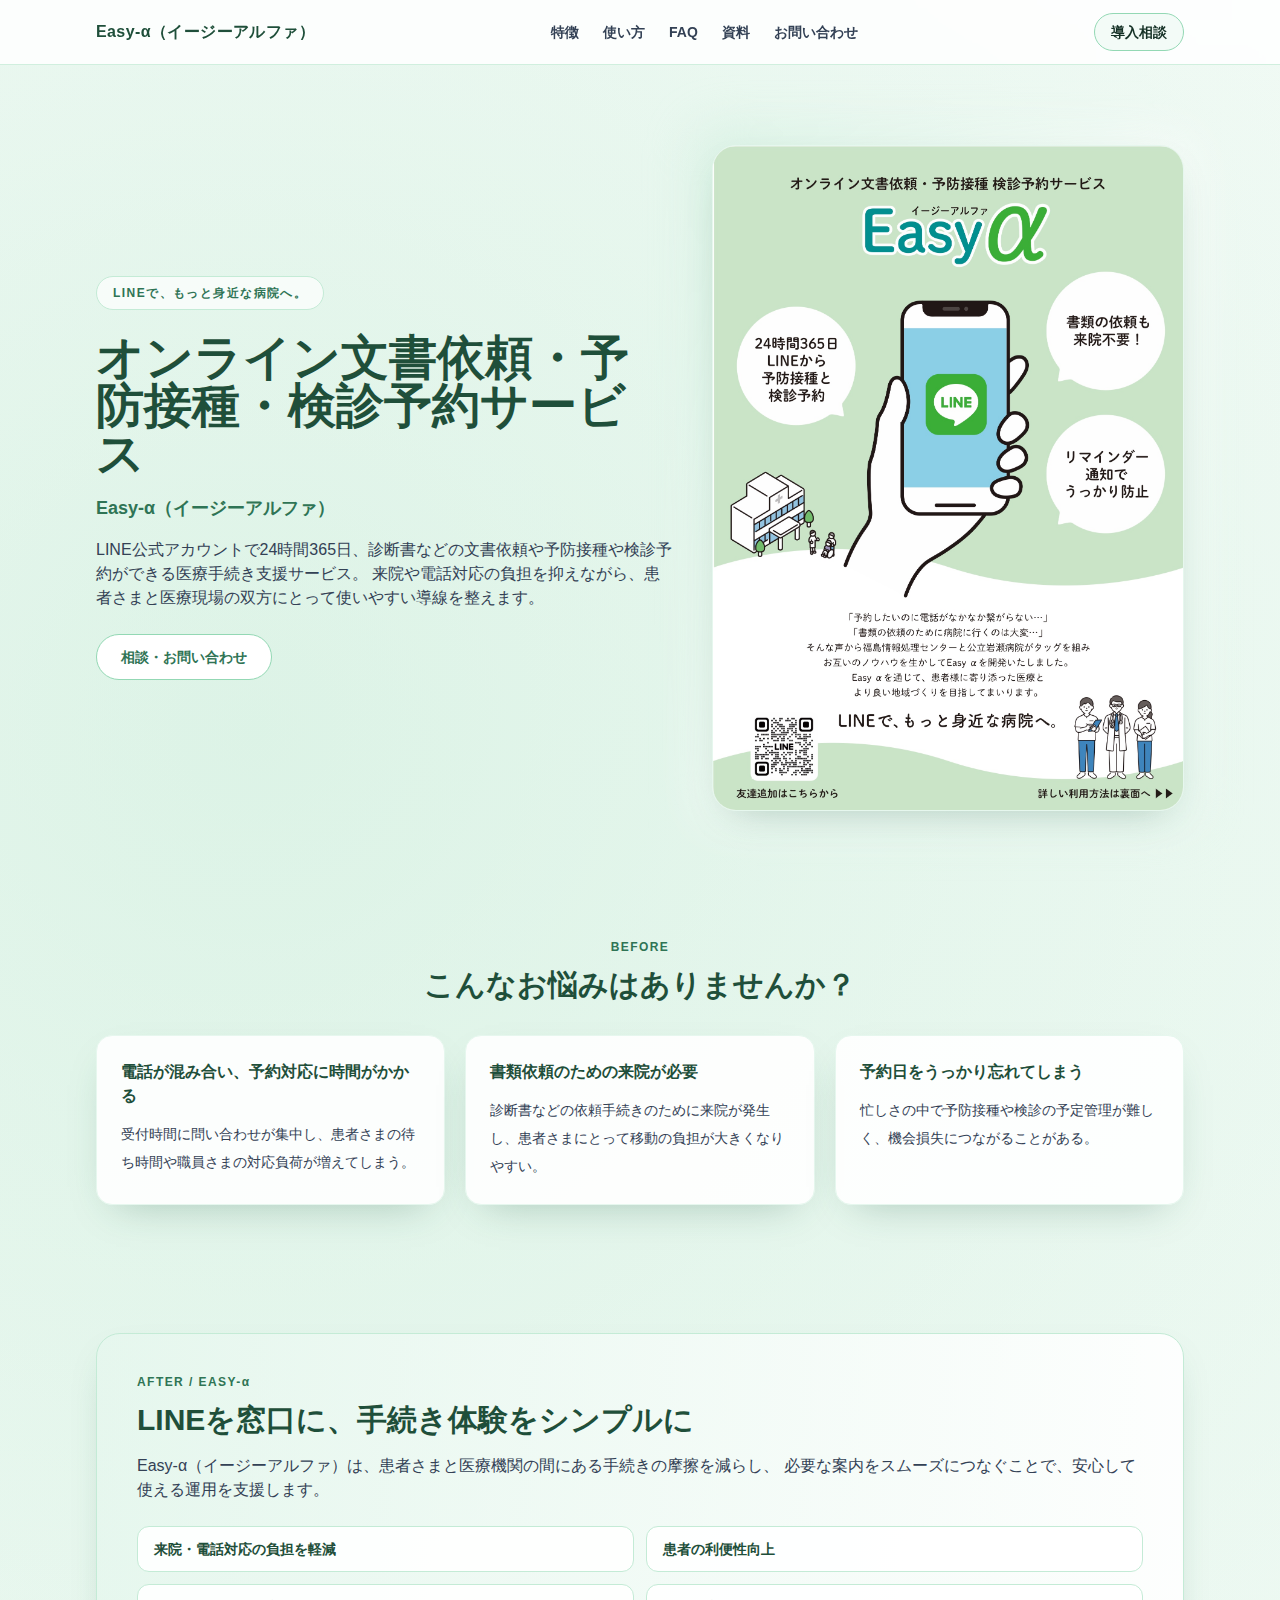
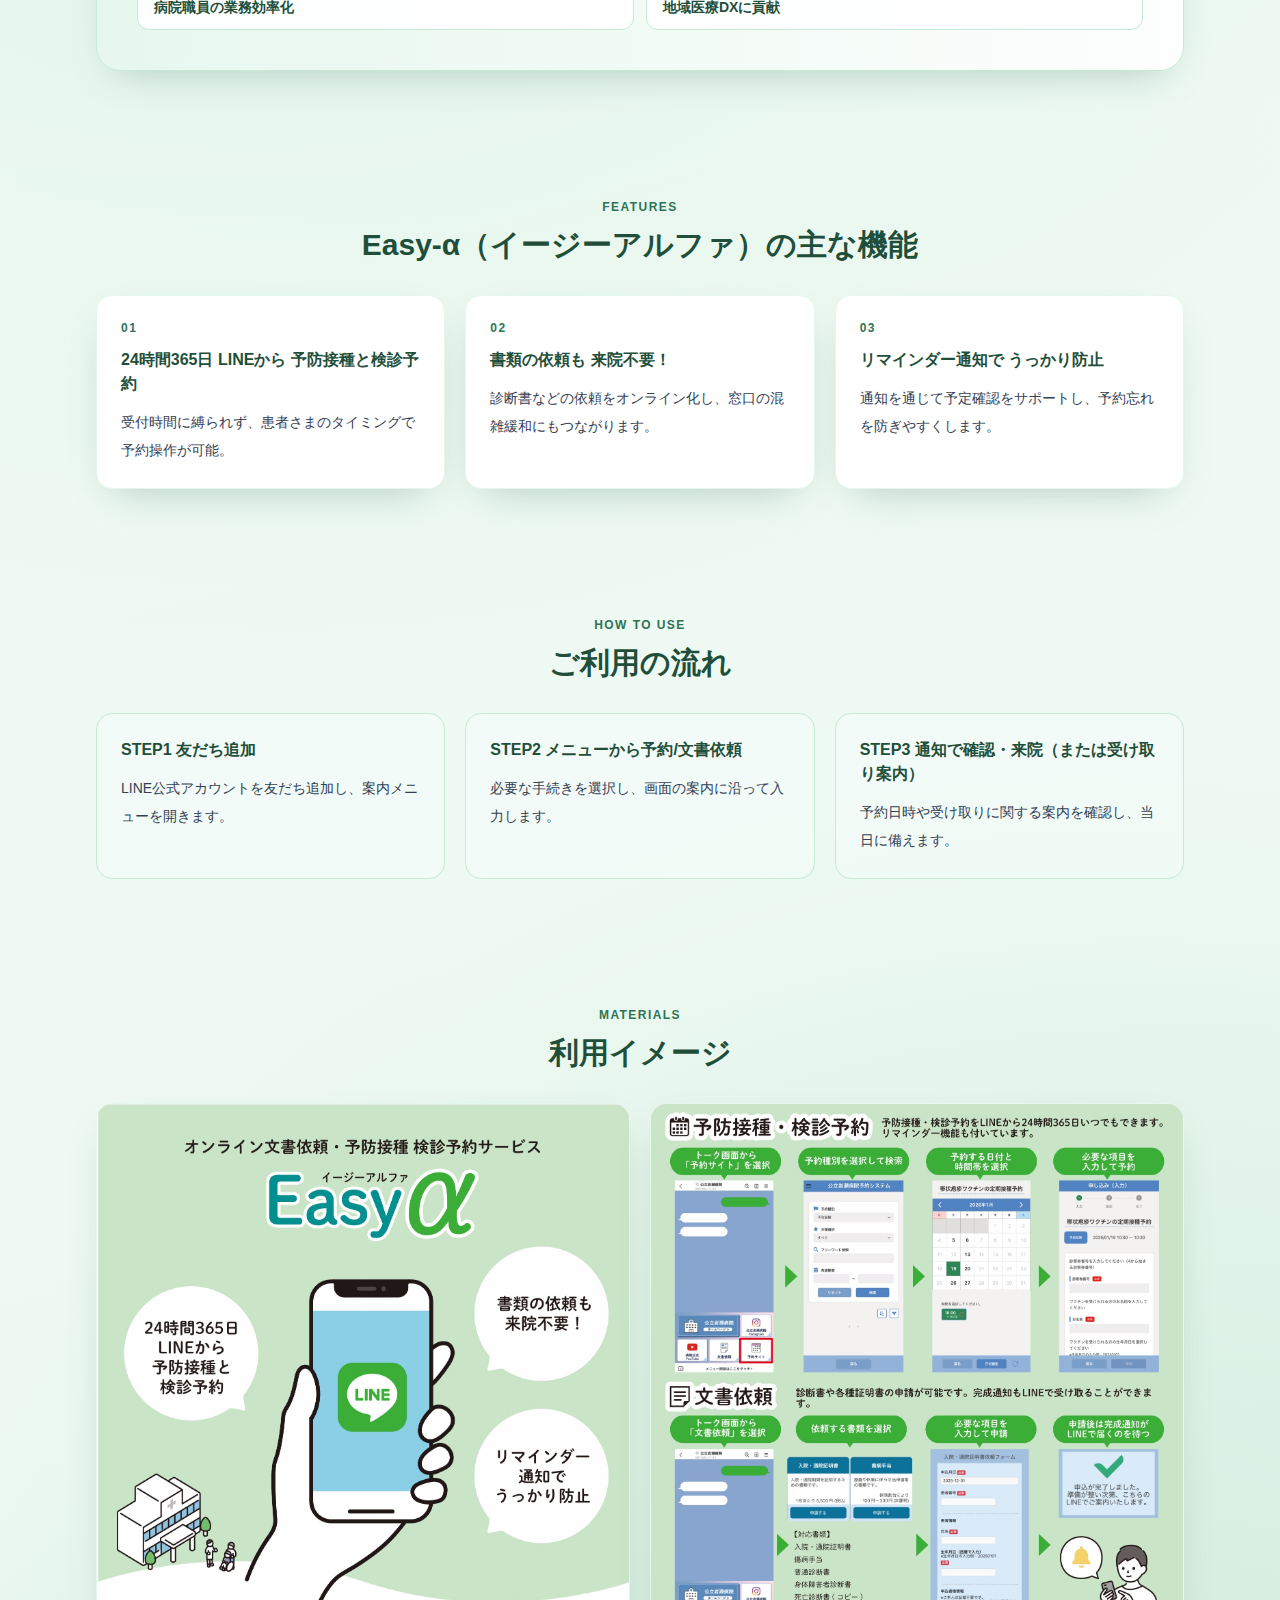
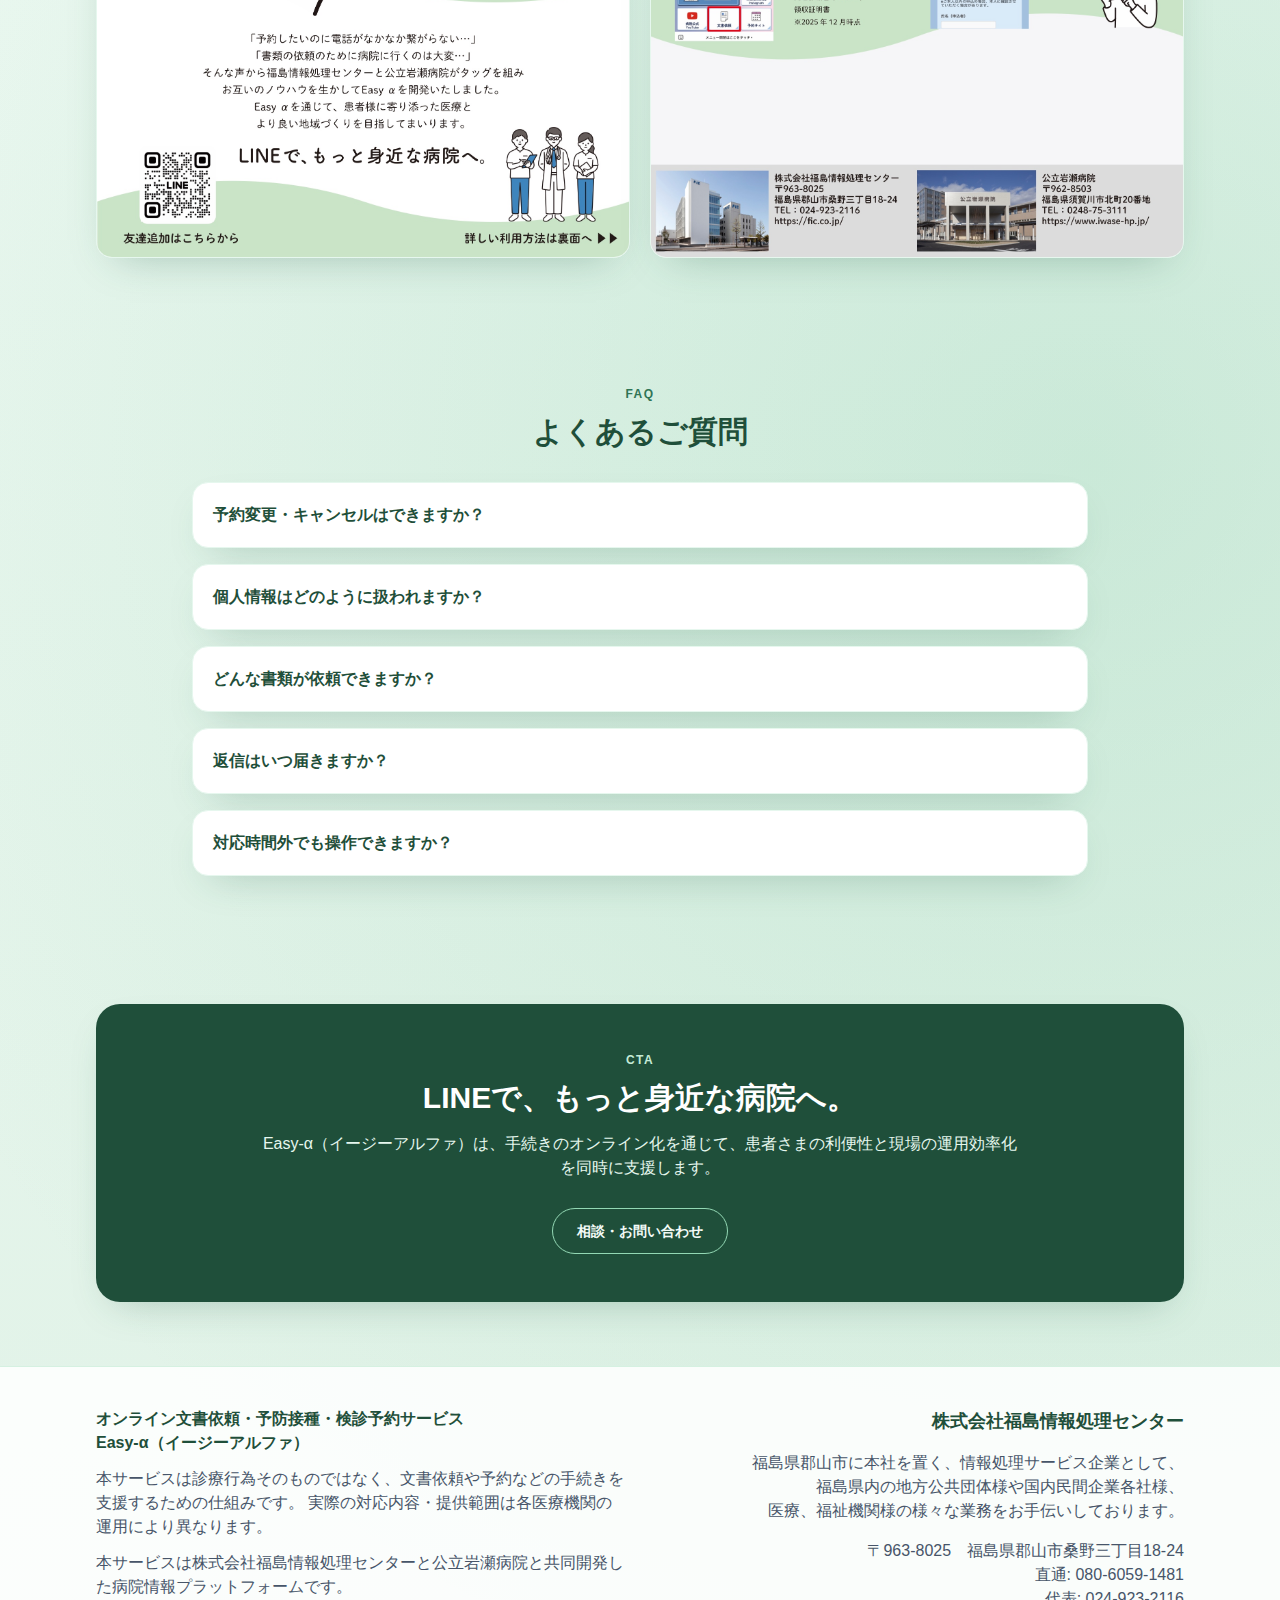
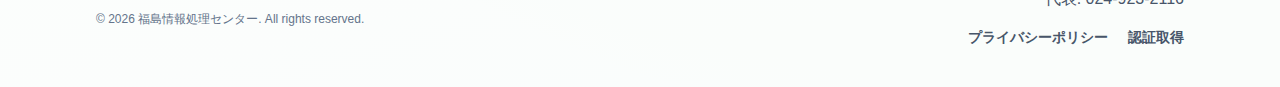
<file: index.html>
<!DOCTYPE html><!--hj31Hs2Hq1yzUVu9XBABa--><html lang="ja"><head><meta charSet="utf-8"/><meta name="viewport" content="width=device-width, initial-scale=1"/><link rel="preload" as="image" href="/flyer.jpg"/><link rel="stylesheet" href="/_next/static/css/d27a22096a7d4c83.css" data-precedence="next"/><link rel="preload" as="script" fetchPriority="low" href="/_next/static/chunks/webpack-4a462cecab786e93.js"/><script src="/_next/static/chunks/4bd1b696-c023c6e3521b1417.js" async=""></script><script src="/_next/static/chunks/255-102f2e5b2e3dc2ef.js" async=""></script><script src="/_next/static/chunks/main-app-e1a2ae46406c292d.js" async=""></script><script src="/_next/static/chunks/app/layout-190f11aa30aa9e34.js" async=""></script><script src="/_next/static/chunks/356-5bb8329e4b546f1f.js" async=""></script><script src="/_next/static/chunks/app/page-e7ead8d668d94621.js" async=""></script><link rel="preload" href="https://www.googletagmanager.com/gtag/js?id=G-F8DJ30800E" as="script"/><title>Easy-α（イージーアルファ） | オンライン文書依頼・予防接種・検診予約サービス</title><meta name="description" content="LINE公式アカウントで24時間365日、文書依頼や予防接種・検診予約ができる医療手続き支援サービス。患者の利便性と病院業務効率を両立し、地域医療DXに貢献します。"/><meta property="og:title" content="Easy-α（イージーアルファ） | オンライン文書依頼・予防接種・検診予約サービス"/><meta property="og:description" content="LINE公式アカウントで24時間365日、文書依頼や予防接種・検診予約ができる医療手続き支援サービス。患者の利便性と病院業務効率を両立し、地域医療DXに貢献します。"/><meta property="og:site_name" content="Easy-α（イージーアルファ）"/><meta property="og:locale" content="ja_JP"/><meta property="og:image" content="https://easy-a.ficlab.jp/ogp.jpg"/><meta property="og:image:width" content="1200"/><meta property="og:image:height" content="630"/><meta property="og:image:alt" content="Easy-α（イージーアルファ） オンライン文書依頼・予防接種・検診予約サービス"/><meta property="og:type" content="website"/><meta name="twitter:card" content="summary_large_image"/><meta name="twitter:title" content="Easy-α（イージーアルファ） | オンライン文書依頼・予防接種・検診予約サービス"/><meta name="twitter:description" content="LINE公式アカウントで24時間365日、文書依頼や予防接種・検診予約ができる医療手続き支援サービス。患者の利便性と病院業務効率を両立し、地域医療DXに貢献します。"/><meta name="twitter:image" content="https://easy-a.ficlab.jp/ogp.jpg"/><link rel="icon" href="/favicon.png" type="image/png"/><script src="/_next/static/chunks/polyfills-42372ed130431b0a.js" noModule=""></script></head><body class="antialiased"><div hidden=""><!--$--><!--/$--></div><header class="sticky top-0 z-50 border-b border-mint-200/80 bg-white/85 backdrop-blur"><div class="section-container flex h-16 items-center justify-between"><a href="#hero" class="text-sm font-black tracking-wide text-mint-900 sm:text-base">Easy-α（イージーアルファ）</a><nav aria-label="セクションナビゲーション" class="hidden items-center gap-6 md:flex"><a href="#features" class="text-sm font-bold text-slate-700 transition hover:text-mint-700">特徴</a><a href="#steps" class="text-sm font-bold text-slate-700 transition hover:text-mint-700">使い方</a><a href="#faq" class="text-sm font-bold text-slate-700 transition hover:text-mint-700">FAQ</a><a href="#gallery" class="text-sm font-bold text-slate-700 transition hover:text-mint-700">資料</a><a href="#cta" class="text-sm font-bold text-slate-700 transition hover:text-mint-700">お問い合わせ</a></nav><a href="#cta" class="rounded-full border border-mint-300 bg-mint-50 px-4 py-2 text-xs font-bold text-mint-800 transition hover:bg-mint-100 sm:text-sm">導入相談</a></div></header><main><section id="hero" class="section-container scroll-mt-24 pt-14 pb-12 sm:pt-20 sm:pb-16"><div class="grid items-center gap-10 lg:grid-cols-[1.1fr_0.9fr]"><div class="space-y-6"><p class="inline-flex rounded-full border border-mint-200 bg-white/70 px-4 py-2 text-xs font-bold tracking-[0.12em] text-mint-700">LINEで、もっと身近な病院へ。</p><div class="space-y-4"><h1 class="text-3xl font-black leading-tight text-mint-900 sm:text-5xl">オンライン文書依頼・予防接種・検診予約サービス</h1><p class="text-lg font-bold text-mint-700">Easy-α（イージーアルファ）</p><p class="max-w-2xl text-sm leading-7 text-slate-700 sm:text-base">LINE公式アカウントで24時間365日、診断書などの文書依頼や予防接種や検診予約ができる医療手続き支援サービス。 来院や電話対応の負担を抑えながら、患者さまと医療現場の双方にとって使いやすい導線を整えます。</p></div><div class="flex flex-wrap gap-3"><a href="https://govnext.ficlab.jp/inquiry/" class="inline-flex items-center justify-center rounded-full border border-mint-300 bg-white px-6 py-3 text-sm font-bold text-mint-700 transition hover:bg-mint-50">相談・お問い合わせ</a></div></div><div class="relative"><div class="absolute -inset-4 -z-10 rounded-3xl bg-gradient-to-br from-mint-200/50 via-white/40 to-mint-100/40 blur-xl"></div><div class="overflow-hidden rounded-3xl border border-mint-100 bg-white shadow-card"><img alt="Easy-α（イージーアルファ）のサービス紹介チラシ" width="840" height="1120" decoding="async" data-nimg="1" class="h-auto w-full" style="color:transparent" src="/flyer.jpg"/></div></div></div></section><section id="problem" class="section-container scroll-mt-24 py-12 sm:py-16"><div class="mb-8 space-y-3 text-center"><p class="text-xs font-bold tracking-[0.12em] text-mint-700">BEFORE</p><h2 class="text-2xl font-black text-mint-900 sm:text-3xl">こんなお悩みはありませんか？</h2></div><div class="grid gap-5 md:grid-cols-3"><article class="rounded-2xl border border-mint-100 bg-white/90 p-6 shadow-card"><h3 class="text-base font-bold text-mint-900">電話が混み合い、予約対応に時間がかかる</h3><p class="mt-3 text-sm leading-7 text-slate-700">受付時間に問い合わせが集中し、患者さまの待ち時間や職員さまの対応負荷が増えてしまう。</p></article><article class="rounded-2xl border border-mint-100 bg-white/90 p-6 shadow-card"><h3 class="text-base font-bold text-mint-900">書類依頼のための来院が必要</h3><p class="mt-3 text-sm leading-7 text-slate-700">診断書などの依頼手続きのために来院が発生し、患者さまにとって移動の負担が大きくなりやすい。</p></article><article class="rounded-2xl border border-mint-100 bg-white/90 p-6 shadow-card"><h3 class="text-base font-bold text-mint-900">予約日をうっかり忘れてしまう</h3><p class="mt-3 text-sm leading-7 text-slate-700">忙しさの中で予防接種や検診の予定管理が難しく、機会損失につながることがある。</p></article></div></section><section class="section-container py-12 sm:py-16"><div class="rounded-3xl border border-mint-200 bg-gradient-to-r from-mint-100/80 to-white/90 p-8 shadow-card sm:p-10"><p class="text-xs font-bold tracking-[0.12em] text-mint-700">AFTER / EASY-α</p><h2 class="mt-3 text-2xl font-black text-mint-900 sm:text-3xl">LINEを窓口に、手続き体験をシンプルに</h2><p class="mt-4 text-sm leading-7 text-slate-700 sm:text-base">Easy-α（イージーアルファ）は、患者さまと医療機関の間にある手続きの摩擦を減らし、 必要な案内をスムーズにつなぐことで、安心して使える運用を支援します。</p><ul class="mt-6 grid gap-3 text-sm font-bold text-mint-900 sm:grid-cols-2"><li class="rounded-xl border border-mint-200 bg-white/90 px-4 py-3">来院・電話対応の負担を軽減</li><li class="rounded-xl border border-mint-200 bg-white/90 px-4 py-3">患者の利便性向上</li><li class="rounded-xl border border-mint-200 bg-white/90 px-4 py-3">病院職員の業務効率化</li><li class="rounded-xl border border-mint-200 bg-white/90 px-4 py-3">地域医療DXに貢献</li></ul></div></section><section id="features" class="section-container scroll-mt-24 py-12 sm:py-16"><div class="mb-8 text-center"><p class="text-xs font-bold tracking-[0.12em] text-mint-700">FEATURES</p><h2 class="mt-3 text-2xl font-black text-mint-900 sm:text-3xl">Easy-α（イージーアルファ）の主な機能</h2></div><div class="grid gap-5 md:grid-cols-3"><article class="rounded-2xl border border-mint-100 bg-white p-6 shadow-card transition hover:-translate-y-1"><p class="text-xs font-bold tracking-[0.12em] text-mint-700">0<!-- -->1</p><h3 class="mt-3 text-base font-bold text-mint-900">24時間365日 LINEから 予防接種と検診予約</h3><p class="mt-3 text-sm leading-7 text-slate-700">受付時間に縛られず、患者さまのタイミングで予約操作が可能。</p></article><article class="rounded-2xl border border-mint-100 bg-white p-6 shadow-card transition hover:-translate-y-1"><p class="text-xs font-bold tracking-[0.12em] text-mint-700">0<!-- -->2</p><h3 class="mt-3 text-base font-bold text-mint-900">書類の依頼も 来院不要！</h3><p class="mt-3 text-sm leading-7 text-slate-700">診断書などの依頼をオンライン化し、窓口の混雑緩和にもつながります。</p></article><article class="rounded-2xl border border-mint-100 bg-white p-6 shadow-card transition hover:-translate-y-1"><p class="text-xs font-bold tracking-[0.12em] text-mint-700">0<!-- -->3</p><h3 class="mt-3 text-base font-bold text-mint-900">リマインダー通知で うっかり防止</h3><p class="mt-3 text-sm leading-7 text-slate-700">通知を通じて予定確認をサポートし、予約忘れを防ぎやすくします。</p></article></div></section><section id="steps" class="section-container scroll-mt-24 py-12 sm:py-16"><div class="mb-8 text-center"><p class="text-xs font-bold tracking-[0.12em] text-mint-700">HOW TO USE</p><h2 class="mt-3 text-2xl font-black text-mint-900 sm:text-3xl">ご利用の流れ</h2></div><div class="grid gap-5 md:grid-cols-3"><article class="rounded-2xl border border-mint-200 bg-mint-50/80 p-6"><h3 class="text-base font-bold text-mint-900">STEP1 友だち追加</h3><p class="mt-3 text-sm leading-7 text-slate-700">LINE公式アカウントを友だち追加し、案内メニューを開きます。</p></article><article class="rounded-2xl border border-mint-200 bg-mint-50/80 p-6"><h3 class="text-base font-bold text-mint-900">STEP2 メニューから予約/文書依頼</h3><p class="mt-3 text-sm leading-7 text-slate-700">必要な手続きを選択し、画面の案内に沿って入力します。</p></article><article class="rounded-2xl border border-mint-200 bg-mint-50/80 p-6"><h3 class="text-base font-bold text-mint-900">STEP3 通知で確認・来院（または受け取り案内）</h3><p class="mt-3 text-sm leading-7 text-slate-700">予約日時や受け取りに関する案内を確認し、当日に備えます。</p></article></div></section><section id="gallery" class="section-container scroll-mt-24 py-12 sm:py-16"><div class="mb-8 text-center"><p class="text-xs font-bold tracking-[0.12em] text-mint-700">MATERIALS</p><h2 class="mt-3 text-2xl font-black text-mint-900 sm:text-3xl">利用イメージ</h2></div><div class="grid gap-5 sm:grid-cols-2"><article class="overflow-hidden rounded-2xl border border-mint-100 bg-white shadow-card"><img alt="Easy-α チラシ表面" loading="lazy" width="840" height="1120" decoding="async" data-nimg="1" class="h-auto w-full" style="color:transparent" src="/flyers/iwase-page-01.jpg"/></article><article class="overflow-hidden rounded-2xl border border-mint-100 bg-white shadow-card"><img alt="予防接種・検診予約と文書依頼の操作イメージ" loading="lazy" width="840" height="1120" decoding="async" data-nimg="1" class="h-auto w-full" style="color:transparent" src="/flyers/iwase-page-02.jpg"/></article></div></section><section id="faq" class="section-container scroll-mt-24 py-12 sm:py-16"><div class="mb-8 text-center"><p class="text-xs font-bold tracking-[0.12em] text-mint-700">FAQ</p><h2 class="mt-3 text-2xl font-black text-mint-900 sm:text-3xl">よくあるご質問</h2></div><div class="mx-auto max-w-4xl space-y-4"><details class="rounded-2xl border border-mint-100 bg-white p-5 shadow-card"><summary class="cursor-pointer list-none text-sm font-bold text-mint-900 sm:text-base">予約変更・キャンセルはできますか？</summary><p class="mt-3 text-sm leading-7 text-slate-700">アカウントの案内に沿って変更・キャンセル手続きが可能です。締切や条件は各医療機関の運用に準じます。</p></details><details class="rounded-2xl border border-mint-100 bg-white p-5 shadow-card"><summary class="cursor-pointer list-none text-sm font-bold text-mint-900 sm:text-base">個人情報はどのように扱われますか？</summary><p class="mt-3 text-sm leading-7 text-slate-700">法令と院内規定に基づき、予約・手続きに必要な範囲で適切に管理されます。詳細は導入医療機関の案内をご確認ください。</p></details><details class="rounded-2xl border border-mint-100 bg-white p-5 shadow-card"><summary class="cursor-pointer list-none text-sm font-bold text-mint-900 sm:text-base">どんな書類が依頼できますか？</summary><p class="mt-3 text-sm leading-7 text-slate-700">診断書など、対象書類は医療機関ごとに異なります。LINEメニューで対応書類をご確認いただけます。</p></details><details class="rounded-2xl border border-mint-100 bg-white p-5 shadow-card"><summary class="cursor-pointer list-none text-sm font-bold text-mint-900 sm:text-base">返信はいつ届きますか？</summary><p class="mt-3 text-sm leading-7 text-slate-700">送信自体は24時間可能です。確認や個別回答のタイミングは各医療機関の対応時間に準じます。</p></details><details class="rounded-2xl border border-mint-100 bg-white p-5 shadow-card"><summary class="cursor-pointer list-none text-sm font-bold text-mint-900 sm:text-base">対応時間外でも操作できますか？</summary><p class="mt-3 text-sm leading-7 text-slate-700">はい、予約・依頼操作は24時間365日可能です。</p></details></div></section><section id="cta" class="section-container scroll-mt-24 py-12 sm:py-16"><div class="rounded-3xl bg-mint-900 px-6 py-10 text-center text-white shadow-card sm:px-10 sm:py-12"><p class="text-xs font-bold tracking-[0.12em] text-mint-200">CTA</p><h2 class="mt-3 text-2xl font-black sm:text-3xl">LINEで、もっと身近な病院へ。</h2><p class="mx-auto mt-4 max-w-3xl text-sm leading-7 text-mint-100 sm:text-base">Easy-α（イージーアルファ）は、手続きのオンライン化を通じて、患者さまの利便性と現場の運用効率化を同時に支援します。</p><div class="mt-7 flex flex-wrap justify-center gap-3"><a href="https://govnext.ficlab.jp/inquiry/" class="inline-flex items-center justify-center rounded-full border border-mint-300 px-6 py-3 text-sm font-bold text-mint-50 transition hover:bg-white/10">相談・お問い合わせ</a></div></div></section></main><footer class="border-t border-mint-200/70 bg-white/85 py-10"><div class="section-container grid gap-8 text-sm leading-7 text-slate-600 sm:text-base md:grid-cols-2 md:items-start"><div class="space-y-3"><p class="font-bold text-mint-900"><a href="https://fic.co.jp/" target="_blank" rel="noopener noreferrer" class="transition hover:text-mint-700 hover:underline">オンライン文書依頼・予防接種・検診予約サービス</a><br/>Easy-α（イージーアルファ）</p><p>本サービスは診療行為そのものではなく、文書依頼や予約などの手続きを支援するための仕組みです。 実際の対応内容・提供範囲は各医療機関の運用により異なります。</p><p>本サービスは株式会社福島情報処理センターと公立岩瀬病院と共同開発した病院情報プラットフォームです。</p><p class="text-xs text-slate-500">© 2026 福島情報処理センター. All rights reserved.</p></div><div class="space-y-4 md:text-right"><p class="text-base font-black text-mint-900 sm:text-lg"><a href="https://fic.co.jp/" target="_blank" rel="noopener noreferrer" class="transition hover:text-mint-700 hover:underline">株式会社福島情報処理センター</a></p><p>福島県郡山市に本社を置く、情報処理サービス企業として、<br/>福島県内の地方公共団体様や国内民間企業各社様、<br/>医療、福祉機関様の様々な業務をお手伝いしております。</p><p><span class="block">〒963-8025　福島県郡山市桑野三丁目18-24</span><span class="block">直通: <!-- -->080-6059-1481</span><span class="block">代表: <!-- -->024-923-2116</span></p><div class="flex flex-wrap items-center gap-x-5 gap-y-1 text-sm font-bold text-mint-800 md:justify-end"><a href="https://fic.co.jp/about/kojintokutei/" target="_blank" rel="noopener noreferrer" class="transition hover:text-mint-700 hover:underline">プライバシーポリシー</a><a href="https://fic.co.jp/about/ninsho/" target="_blank" rel="noopener noreferrer" class="transition hover:text-mint-700 hover:underline">認証取得</a></div></div></div></footer><!--$--><!--/$--><script src="/_next/static/chunks/webpack-4a462cecab786e93.js" id="_R_" async=""></script><script>(self.__next_f=self.__next_f||[]).push([0])</script><script>self.__next_f.push([1,"1:\"$Sreact.fragment\"\n2:I[1402,[\"177\",\"static/chunks/app/layout-190f11aa30aa9e34.js\"],\"\"]\n3:I[9766,[],\"\"]\n4:I[8924,[],\"\"]\n12:I[7150,[],\"\"]\n:HL[\"/_next/static/css/d27a22096a7d4c83.css\",\"style\"]\n"])</script><script>self.__next_f.push([1,"0:{\"P\":null,\"b\":\"hj31Hs2Hq1yzUVu9XBABa\",\"p\":\"\",\"c\":[\"\",\"\"],\"i\":false,\"f\":[[[\"\",{\"children\":[\"__PAGE__\",{}]},\"$undefined\",\"$undefined\",true],[\"\",[\"$\",\"$1\",\"c\",{\"children\":[[[\"$\",\"link\",\"0\",{\"rel\":\"stylesheet\",\"href\":\"/_next/static/css/d27a22096a7d4c83.css\",\"precedence\":\"next\",\"crossOrigin\":\"$undefined\",\"nonce\":\"$undefined\"}]],[\"$\",\"html\",null,{\"lang\":\"ja\",\"children\":[\"$\",\"body\",null,{\"className\":\"antialiased\",\"children\":[[[\"$\",\"$L2\",null,{\"src\":\"https://www.googletagmanager.com/gtag/js?id=G-F8DJ30800E\",\"strategy\":\"afterInteractive\"}],[\"$\",\"$L2\",null,{\"id\":\"ga4-init\",\"strategy\":\"afterInteractive\",\"children\":\"\\n                window.dataLayer = window.dataLayer || [];\\n                function gtag(){dataLayer.push(arguments);}\\n                gtag('js', new Date());\\n                gtag('config', 'G-F8DJ30800E');\\n              \"}]],[\"$\",\"$L3\",null,{\"parallelRouterKey\":\"children\",\"error\":\"$undefined\",\"errorStyles\":\"$undefined\",\"errorScripts\":\"$undefined\",\"template\":[\"$\",\"$L4\",null,{}],\"templateStyles\":\"$undefined\",\"templateScripts\":\"$undefined\",\"notFound\":[[[\"$\",\"title\",null,{\"children\":\"404: This page could not be found.\"}],[\"$\",\"div\",null,{\"style\":{\"fontFamily\":\"system-ui,\\\"Segoe UI\\\",Roboto,Helvetica,Arial,sans-serif,\\\"Apple Color Emoji\\\",\\\"Segoe UI Emoji\\\"\",\"height\":\"100vh\",\"textAlign\":\"center\",\"display\":\"flex\",\"flexDirection\":\"column\",\"alignItems\":\"center\",\"justifyContent\":\"center\"},\"children\":[\"$\",\"div\",null,{\"children\":[[\"$\",\"style\",null,{\"dangerouslySetInnerHTML\":{\"__html\":\"body{color:#000;background:#fff;margin:0}.next-error-h1{border-right:1px solid rgba(0,0,0,.3)}@media (prefers-color-scheme:dark){body{color:#fff;background:#000}.next-error-h1{border-right:1px solid rgba(255,255,255,.3)}}\"}}],[\"$\",\"h1\",null,{\"className\":\"next-error-h1\",\"style\":{\"display\":\"inline-block\",\"margin\":\"0 20px 0 0\",\"padding\":\"0 23px 0 0\",\"fontSize\":24,\"fontWeight\":500,\"verticalAlign\":\"top\",\"lineHeight\":\"49px\"},\"children\":404}],[\"$\",\"div\",null,{\"style\":{\"display\":\"inline-block\"},\"children\":[\"$\",\"h2\",null,{\"style\":{\"fontSize\":14,\"fontWeight\":400,\"lineHeight\":\"49px\",\"margin\":0},\"children\":\"This page could not be found.\"}]}]]}]}]],[]],\"forbidden\":\"$undefined\",\"unauthorized\":\"$undefined\"}]]}]}]]}],{\"children\":[\"__PAGE__\",[\"$\",\"$1\",\"c\",{\"children\":[[[\"$\",\"header\",null,{\"className\":\"sticky top-0 z-50 border-b border-mint-200/80 bg-white/85 backdrop-blur\",\"children\":[\"$\",\"div\",null,{\"className\":\"section-container flex h-16 items-center justify-between\",\"children\":[[\"$\",\"a\",null,{\"href\":\"#hero\",\"className\":\"text-sm font-black tracking-wide text-mint-900 sm:text-base\",\"children\":\"Easy-α（イージーアルファ）\"}],[\"$\",\"nav\",null,{\"aria-label\":\"セクションナビゲーション\",\"className\":\"hidden items-center gap-6 md:flex\",\"children\":[[\"$\",\"a\",\"#features\",{\"href\":\"#features\",\"className\":\"text-sm font-bold text-slate-700 transition hover:text-mint-700\",\"children\":\"特徴\"}],[\"$\",\"a\",\"#steps\",{\"href\":\"#steps\",\"className\":\"text-sm font-bold text-slate-700 transition hover:text-mint-700\",\"children\":\"使い方\"}],[\"$\",\"a\",\"#faq\",{\"href\":\"#faq\",\"className\":\"text-sm font-bold text-slate-700 transition hover:text-mint-700\",\"children\":\"FAQ\"}],[\"$\",\"a\",\"#gallery\",{\"href\":\"#gallery\",\"className\":\"text-sm font-bold text-slate-700 transition hover:text-mint-700\",\"children\":\"資料\"}],[\"$\",\"a\",\"#cta\",{\"href\":\"#cta\",\"className\":\"text-sm font-bold text-slate-700 transition hover:text-mint-700\",\"children\":\"お問い合わせ\"}]]}],[\"$\",\"a\",null,{\"href\":\"#cta\",\"className\":\"rounded-full border border-mint-300 bg-mint-50 px-4 py-2 text-xs font-bold text-mint-800 transition hover:bg-mint-100 sm:text-sm\",\"children\":\"導入相談\"}]]}]}],[\"$\",\"main\",null,{\"children\":[[\"$\",\"section\",null,{\"id\":\"hero\",\"className\":\"section-container scroll-mt-24 pt-14 pb-12 sm:pt-20 sm:pb-16\",\"children\":[\"$\",\"div\",null,{\"className\":\"grid items-center gap-10 lg:grid-cols-[1.1fr_0.9fr]\",\"children\":[[\"$\",\"div\",null,{\"className\":\"space-y-6\",\"children\":[[\"$\",\"p\",null,{\"className\":\"inline-flex rounded-full border border-mint-200 bg-white/70 px-4 py-2 text-xs font-bold tracking-[0.12em] text-mint-700\",\"children\":\"LINEで、もっと身近な病院へ。\"}],[\"$\",\"div\",null,{\"className\":\"space-y-4\",\"children\":[[\"$\",\"h1\",null,{\"className\":\"text-3xl font-black leading-tight text-mint-900 sm:text-5xl\",\"children\":\"オンライン文書依頼・予防接種・検診予約サービス\"}],[\"$\",\"p\",null,{\"className\":\"text-lg font-bold text-mint-700\",\"children\":\"Easy-α（イージーアルファ）\"}],\"$L5\"]}],\"$L6\"]}],\"$L7\"]}]}],\"$L8\",\"$L9\",\"$La\",\"$Lb\",\"$Lc\",\"$Ld\",\"$Le\"]}],\"$Lf\"],null,\"$L10\"]}],{},null,false]},null,false],\"$L11\",false]],\"m\":\"$undefined\",\"G\":[\"$12\",[]],\"s\":false,\"S\":true}\n"])</script><script>self.__next_f.push([1,"13:I[1356,[\"356\",\"static/chunks/356-5bb8329e4b546f1f.js\",\"974\",\"static/chunks/app/page-e7ead8d668d94621.js\"],\"Image\"]\n14:I[4431,[],\"OutletBoundary\"]\n16:I[5278,[],\"AsyncMetadataOutlet\"]\n18:I[4431,[],\"ViewportBoundary\"]\n1a:I[4431,[],\"MetadataBoundary\"]\n1b:\"$Sreact.suspense\"\n5:[\"$\",\"p\",null,{\"className\":\"max-w-2xl text-sm leading-7 text-slate-700 sm:text-base\",\"children\":\"LINE公式アカウントで24時間365日、診断書などの文書依頼や予防接種や検診予約ができる医療手続き支援サービス。 来院や電話対応の負担を抑えながら、患者さまと医療現場の双方にとって使いやすい導線を整えます。\"}]\n6:[\"$\",\"div\",null,{\"className\":\"flex flex-wrap gap-3\",\"children\":[\"$\",\"a\",null,{\"href\":\"https://govnext.ficlab.jp/inquiry/\",\"className\":\"inline-flex items-center justify-center rounded-full border border-mint-300 bg-white px-6 py-3 text-sm font-bold text-mint-700 transition hover:bg-mint-50\",\"children\":\"相談・お問い合わせ\"}]}]\n7:[\"$\",\"div\",null,{\"className\":\"relative\",\"children\":[[\"$\",\"div\",null,{\"className\":\"absolute -inset-4 -z-10 rounded-3xl bg-gradient-to-br from-mint-200/50 via-white/40 to-mint-100/40 blur-xl\"}],[\"$\",\"div\",null,{\"className\":\"overflow-hidden rounded-3xl border border-mint-100 bg-white shadow-card\",\"children\":[\"$\",\"$L13\",null,{\"src\":\"/flyer.jpg\",\"alt\":\"Easy-α（イージーアルファ）のサービス紹介チラシ\",\"width\":840,\"height\":1120,\"priority\":true,\"className\":\"h-auto w-full\"}]}]]}]\n"])</script><script>self.__next_f.push([1,"8:[\"$\",\"section\",null,{\"id\":\"problem\",\"className\":\"section-container scroll-mt-24 py-12 sm:py-16\",\"children\":[[\"$\",\"div\",null,{\"className\":\"mb-8 space-y-3 text-center\",\"children\":[[\"$\",\"p\",null,{\"className\":\"text-xs font-bold tracking-[0.12em] text-mint-700\",\"children\":\"BEFORE\"}],[\"$\",\"h2\",null,{\"className\":\"text-2xl font-black text-mint-900 sm:text-3xl\",\"children\":\"こんなお悩みはありませんか？\"}]]}],[\"$\",\"div\",null,{\"className\":\"grid gap-5 md:grid-cols-3\",\"children\":[[\"$\",\"article\",\"電話が混み合い、予約対応に時間がかかる\",{\"className\":\"rounded-2xl border border-mint-100 bg-white/90 p-6 shadow-card\",\"children\":[[\"$\",\"h3\",null,{\"className\":\"text-base font-bold text-mint-900\",\"children\":\"電話が混み合い、予約対応に時間がかかる\"}],[\"$\",\"p\",null,{\"className\":\"mt-3 text-sm leading-7 text-slate-700\",\"children\":\"受付時間に問い合わせが集中し、患者さまの待ち時間や職員さまの対応負荷が増えてしまう。\"}]]}],[\"$\",\"article\",\"書類依頼のための来院が必要\",{\"className\":\"rounded-2xl border border-mint-100 bg-white/90 p-6 shadow-card\",\"children\":[[\"$\",\"h3\",null,{\"className\":\"text-base font-bold text-mint-900\",\"children\":\"書類依頼のための来院が必要\"}],[\"$\",\"p\",null,{\"className\":\"mt-3 text-sm leading-7 text-slate-700\",\"children\":\"診断書などの依頼手続きのために来院が発生し、患者さまにとって移動の負担が大きくなりやすい。\"}]]}],[\"$\",\"article\",\"予約日をうっかり忘れてしまう\",{\"className\":\"rounded-2xl border border-mint-100 bg-white/90 p-6 shadow-card\",\"children\":[[\"$\",\"h3\",null,{\"className\":\"text-base font-bold text-mint-900\",\"children\":\"予約日をうっかり忘れてしまう\"}],[\"$\",\"p\",null,{\"className\":\"mt-3 text-sm leading-7 text-slate-700\",\"children\":\"忙しさの中で予防接種や検診の予定管理が難しく、機会損失につながることがある。\"}]]}]]}]]}]\n"])</script><script>self.__next_f.push([1,"9:[\"$\",\"section\",null,{\"className\":\"section-container py-12 sm:py-16\",\"children\":[\"$\",\"div\",null,{\"className\":\"rounded-3xl border border-mint-200 bg-gradient-to-r from-mint-100/80 to-white/90 p-8 shadow-card sm:p-10\",\"children\":[[\"$\",\"p\",null,{\"className\":\"text-xs font-bold tracking-[0.12em] text-mint-700\",\"children\":\"AFTER / EASY-α\"}],[\"$\",\"h2\",null,{\"className\":\"mt-3 text-2xl font-black text-mint-900 sm:text-3xl\",\"children\":\"LINEを窓口に、手続き体験をシンプルに\"}],[\"$\",\"p\",null,{\"className\":\"mt-4 text-sm leading-7 text-slate-700 sm:text-base\",\"children\":\"Easy-α（イージーアルファ）は、患者さまと医療機関の間にある手続きの摩擦を減らし、 必要な案内をスムーズにつなぐことで、安心して使える運用を支援します。\"}],[\"$\",\"ul\",null,{\"className\":\"mt-6 grid gap-3 text-sm font-bold text-mint-900 sm:grid-cols-2\",\"children\":[[\"$\",\"li\",\"来院・電話対応の負担を軽減\",{\"className\":\"rounded-xl border border-mint-200 bg-white/90 px-4 py-3\",\"children\":\"来院・電話対応の負担を軽減\"}],[\"$\",\"li\",\"患者の利便性向上\",{\"className\":\"rounded-xl border border-mint-200 bg-white/90 px-4 py-3\",\"children\":\"患者の利便性向上\"}],[\"$\",\"li\",\"病院職員の業務効率化\",{\"className\":\"rounded-xl border border-mint-200 bg-white/90 px-4 py-3\",\"children\":\"病院職員の業務効率化\"}],[\"$\",\"li\",\"地域医療DXに貢献\",{\"className\":\"rounded-xl border border-mint-200 bg-white/90 px-4 py-3\",\"children\":\"地域医療DXに貢献\"}]]}]]}]}]\n"])</script><script>self.__next_f.push([1,"a:[\"$\",\"section\",null,{\"id\":\"features\",\"className\":\"section-container scroll-mt-24 py-12 sm:py-16\",\"children\":[[\"$\",\"div\",null,{\"className\":\"mb-8 text-center\",\"children\":[[\"$\",\"p\",null,{\"className\":\"text-xs font-bold tracking-[0.12em] text-mint-700\",\"children\":\"FEATURES\"}],[\"$\",\"h2\",null,{\"className\":\"mt-3 text-2xl font-black text-mint-900 sm:text-3xl\",\"children\":\"Easy-α（イージーアルファ）の主な機能\"}]]}],[\"$\",\"div\",null,{\"className\":\"grid gap-5 md:grid-cols-3\",\"children\":[[\"$\",\"article\",\"24時間365日 LINEから 予防接種と検診予約\",{\"className\":\"rounded-2xl border border-mint-100 bg-white p-6 shadow-card transition hover:-translate-y-1\",\"children\":[[\"$\",\"p\",null,{\"className\":\"text-xs font-bold tracking-[0.12em] text-mint-700\",\"children\":[\"0\",1]}],[\"$\",\"h3\",null,{\"className\":\"mt-3 text-base font-bold text-mint-900\",\"children\":\"24時間365日 LINEから 予防接種と検診予約\"}],[\"$\",\"p\",null,{\"className\":\"mt-3 text-sm leading-7 text-slate-700\",\"children\":\"受付時間に縛られず、患者さまのタイミングで予約操作が可能。\"}]]}],[\"$\",\"article\",\"書類の依頼も 来院不要！\",{\"className\":\"rounded-2xl border border-mint-100 bg-white p-6 shadow-card transition hover:-translate-y-1\",\"children\":[[\"$\",\"p\",null,{\"className\":\"text-xs font-bold tracking-[0.12em] text-mint-700\",\"children\":[\"0\",2]}],[\"$\",\"h3\",null,{\"className\":\"mt-3 text-base font-bold text-mint-900\",\"children\":\"書類の依頼も 来院不要！\"}],[\"$\",\"p\",null,{\"className\":\"mt-3 text-sm leading-7 text-slate-700\",\"children\":\"診断書などの依頼をオンライン化し、窓口の混雑緩和にもつながります。\"}]]}],[\"$\",\"article\",\"リマインダー通知で うっかり防止\",{\"className\":\"rounded-2xl border border-mint-100 bg-white p-6 shadow-card transition hover:-translate-y-1\",\"children\":[[\"$\",\"p\",null,{\"className\":\"text-xs font-bold tracking-[0.12em] text-mint-700\",\"children\":[\"0\",3]}],[\"$\",\"h3\",null,{\"className\":\"mt-3 text-base font-bold text-mint-900\",\"children\":\"リマインダー通知で うっかり防止\"}],[\"$\",\"p\",null,{\"className\":\"mt-3 text-sm leading-7 text-slate-700\",\"children\":\"通知を通じて予定確認をサポートし、予約忘れを防ぎやすくします。\"}]]}]]}]]}]\n"])</script><script>self.__next_f.push([1,"b:[\"$\",\"section\",null,{\"id\":\"steps\",\"className\":\"section-container scroll-mt-24 py-12 sm:py-16\",\"children\":[[\"$\",\"div\",null,{\"className\":\"mb-8 text-center\",\"children\":[[\"$\",\"p\",null,{\"className\":\"text-xs font-bold tracking-[0.12em] text-mint-700\",\"children\":\"HOW TO USE\"}],[\"$\",\"h2\",null,{\"className\":\"mt-3 text-2xl font-black text-mint-900 sm:text-3xl\",\"children\":\"ご利用の流れ\"}]]}],[\"$\",\"div\",null,{\"className\":\"grid gap-5 md:grid-cols-3\",\"children\":[[\"$\",\"article\",\"STEP1 友だち追加\",{\"className\":\"rounded-2xl border border-mint-200 bg-mint-50/80 p-6\",\"children\":[[\"$\",\"h3\",null,{\"className\":\"text-base font-bold text-mint-900\",\"children\":\"STEP1 友だち追加\"}],[\"$\",\"p\",null,{\"className\":\"mt-3 text-sm leading-7 text-slate-700\",\"children\":\"LINE公式アカウントを友だち追加し、案内メニューを開きます。\"}]]}],[\"$\",\"article\",\"STEP2 メニューから予約/文書依頼\",{\"className\":\"rounded-2xl border border-mint-200 bg-mint-50/80 p-6\",\"children\":[[\"$\",\"h3\",null,{\"className\":\"text-base font-bold text-mint-900\",\"children\":\"STEP2 メニューから予約/文書依頼\"}],[\"$\",\"p\",null,{\"className\":\"mt-3 text-sm leading-7 text-slate-700\",\"children\":\"必要な手続きを選択し、画面の案内に沿って入力します。\"}]]}],[\"$\",\"article\",\"STEP3 通知で確認・来院（または受け取り案内）\",{\"className\":\"rounded-2xl border border-mint-200 bg-mint-50/80 p-6\",\"children\":[[\"$\",\"h3\",null,{\"className\":\"text-base font-bold text-mint-900\",\"children\":\"STEP3 通知で確認・来院（または受け取り案内）\"}],[\"$\",\"p\",null,{\"className\":\"mt-3 text-sm leading-7 text-slate-700\",\"children\":\"予約日時や受け取りに関する案内を確認し、当日に備えます。\"}]]}]]}]]}]\n"])</script><script>self.__next_f.push([1,"c:[\"$\",\"section\",null,{\"id\":\"gallery\",\"className\":\"section-container scroll-mt-24 py-12 sm:py-16\",\"children\":[[\"$\",\"div\",null,{\"className\":\"mb-8 text-center\",\"children\":[[\"$\",\"p\",null,{\"className\":\"text-xs font-bold tracking-[0.12em] text-mint-700\",\"children\":\"MATERIALS\"}],[\"$\",\"h2\",null,{\"className\":\"mt-3 text-2xl font-black text-mint-900 sm:text-3xl\",\"children\":\"利用イメージ\"}]]}],[\"$\",\"div\",null,{\"className\":\"grid gap-5 sm:grid-cols-2\",\"children\":[[\"$\",\"article\",\"/flyers/iwase-page-01.jpg\",{\"className\":\"overflow-hidden rounded-2xl border border-mint-100 bg-white shadow-card\",\"children\":[\"$\",\"$L13\",null,{\"src\":\"/flyers/iwase-page-01.jpg\",\"alt\":\"Easy-α チラシ表面\",\"width\":840,\"height\":1120,\"className\":\"h-auto w-full\"}]}],[\"$\",\"article\",\"/flyers/iwase-page-02.jpg\",{\"className\":\"overflow-hidden rounded-2xl border border-mint-100 bg-white shadow-card\",\"children\":[\"$\",\"$L13\",null,{\"src\":\"/flyers/iwase-page-02.jpg\",\"alt\":\"予防接種・検診予約と文書依頼の操作イメージ\",\"width\":840,\"height\":1120,\"className\":\"h-auto w-full\"}]}]]}]]}]\n"])</script><script>self.__next_f.push([1,"d:[\"$\",\"section\",null,{\"id\":\"faq\",\"className\":\"section-container scroll-mt-24 py-12 sm:py-16\",\"children\":[[\"$\",\"div\",null,{\"className\":\"mb-8 text-center\",\"children\":[[\"$\",\"p\",null,{\"className\":\"text-xs font-bold tracking-[0.12em] text-mint-700\",\"children\":\"FAQ\"}],[\"$\",\"h2\",null,{\"className\":\"mt-3 text-2xl font-black text-mint-900 sm:text-3xl\",\"children\":\"よくあるご質問\"}]]}],[\"$\",\"div\",null,{\"className\":\"mx-auto max-w-4xl space-y-4\",\"children\":[[\"$\",\"details\",\"予約変更・キャンセルはできますか？\",{\"className\":\"rounded-2xl border border-mint-100 bg-white p-5 shadow-card\",\"children\":[[\"$\",\"summary\",null,{\"className\":\"cursor-pointer list-none text-sm font-bold text-mint-900 sm:text-base\",\"children\":\"予約変更・キャンセルはできますか？\"}],[\"$\",\"p\",null,{\"className\":\"mt-3 text-sm leading-7 text-slate-700\",\"children\":\"アカウントの案内に沿って変更・キャンセル手続きが可能です。締切や条件は各医療機関の運用に準じます。\"}]]}],[\"$\",\"details\",\"個人情報はどのように扱われますか？\",{\"className\":\"rounded-2xl border border-mint-100 bg-white p-5 shadow-card\",\"children\":[[\"$\",\"summary\",null,{\"className\":\"cursor-pointer list-none text-sm font-bold text-mint-900 sm:text-base\",\"children\":\"個人情報はどのように扱われますか？\"}],[\"$\",\"p\",null,{\"className\":\"mt-3 text-sm leading-7 text-slate-700\",\"children\":\"法令と院内規定に基づき、予約・手続きに必要な範囲で適切に管理されます。詳細は導入医療機関の案内をご確認ください。\"}]]}],[\"$\",\"details\",\"どんな書類が依頼できますか？\",{\"className\":\"rounded-2xl border border-mint-100 bg-white p-5 shadow-card\",\"children\":[[\"$\",\"summary\",null,{\"className\":\"cursor-pointer list-none text-sm font-bold text-mint-900 sm:text-base\",\"children\":\"どんな書類が依頼できますか？\"}],[\"$\",\"p\",null,{\"className\":\"mt-3 text-sm leading-7 text-slate-700\",\"children\":\"診断書など、対象書類は医療機関ごとに異なります。LINEメニューで対応書類をご確認いただけます。\"}]]}],[\"$\",\"details\",\"返信はいつ届きますか？\",{\"className\":\"rounded-2xl border border-mint-100 bg-white p-5 shadow-card\",\"children\":[[\"$\",\"summary\",null,{\"className\":\"cursor-pointer list-none text-sm font-bold text-mint-900 sm:text-base\",\"children\":\"返信はいつ届きますか？\"}],[\"$\",\"p\",null,{\"className\":\"mt-3 text-sm leading-7 text-slate-700\",\"children\":\"送信自体は24時間可能です。確認や個別回答のタイミングは各医療機関の対応時間に準じます。\"}]]}],[\"$\",\"details\",\"対応時間外でも操作できますか？\",{\"className\":\"rounded-2xl border border-mint-100 bg-white p-5 shadow-card\",\"children\":[[\"$\",\"summary\",null,{\"className\":\"cursor-pointer list-none text-sm font-bold text-mint-900 sm:text-base\",\"children\":\"対応時間外でも操作できますか？\"}],[\"$\",\"p\",null,{\"className\":\"mt-3 text-sm leading-7 text-slate-700\",\"children\":\"はい、予約・依頼操作は24時間365日可能です。\"}]]}]]}]]}]\n"])</script><script>self.__next_f.push([1,"e:[\"$\",\"section\",null,{\"id\":\"cta\",\"className\":\"section-container scroll-mt-24 py-12 sm:py-16\",\"children\":[\"$\",\"div\",null,{\"className\":\"rounded-3xl bg-mint-900 px-6 py-10 text-center text-white shadow-card sm:px-10 sm:py-12\",\"children\":[[\"$\",\"p\",null,{\"className\":\"text-xs font-bold tracking-[0.12em] text-mint-200\",\"children\":\"CTA\"}],[\"$\",\"h2\",null,{\"className\":\"mt-3 text-2xl font-black sm:text-3xl\",\"children\":\"LINEで、もっと身近な病院へ。\"}],[\"$\",\"p\",null,{\"className\":\"mx-auto mt-4 max-w-3xl text-sm leading-7 text-mint-100 sm:text-base\",\"children\":\"Easy-α（イージーアルファ）は、手続きのオンライン化を通じて、患者さまの利便性と現場の運用効率化を同時に支援します。\"}],[\"$\",\"div\",null,{\"className\":\"mt-7 flex flex-wrap justify-center gap-3\",\"children\":[\"$\",\"a\",null,{\"href\":\"https://govnext.ficlab.jp/inquiry/\",\"className\":\"inline-flex items-center justify-center rounded-full border border-mint-300 px-6 py-3 text-sm font-bold text-mint-50 transition hover:bg-white/10\",\"children\":\"相談・お問い合わせ\"}]}]]}]}]\n"])</script><script>self.__next_f.push([1,"f:[\"$\",\"footer\",null,{\"className\":\"border-t border-mint-200/70 bg-white/85 py-10\",\"children\":[\"$\",\"div\",null,{\"className\":\"section-container grid gap-8 text-sm leading-7 text-slate-600 sm:text-base md:grid-cols-2 md:items-start\",\"children\":[[\"$\",\"div\",null,{\"className\":\"space-y-3\",\"children\":[[\"$\",\"p\",null,{\"className\":\"font-bold text-mint-900\",\"children\":[[\"$\",\"a\",null,{\"href\":\"https://fic.co.jp/\",\"target\":\"_blank\",\"rel\":\"noopener noreferrer\",\"className\":\"transition hover:text-mint-700 hover:underline\",\"children\":\"オンライン文書依頼・予防接種・検診予約サービス\"}],[\"$\",\"br\",null,{}],\"Easy-α（イージーアルファ）\"]}],[\"$\",\"p\",null,{\"children\":\"本サービスは診療行為そのものではなく、文書依頼や予約などの手続きを支援するための仕組みです。 実際の対応内容・提供範囲は各医療機関の運用により異なります。\"}],[\"$\",\"p\",null,{\"children\":\"本サービスは株式会社福島情報処理センターと公立岩瀬病院と共同開発した病院情報プラットフォームです。\"}],[\"$\",\"p\",null,{\"className\":\"text-xs text-slate-500\",\"children\":\"© 2026 福島情報処理センター. All rights reserved.\"}]]}],[\"$\",\"div\",null,{\"className\":\"space-y-4 md:text-right\",\"children\":[[\"$\",\"p\",null,{\"className\":\"text-base font-black text-mint-900 sm:text-lg\",\"children\":[\"$\",\"a\",null,{\"href\":\"https://fic.co.jp/\",\"target\":\"_blank\",\"rel\":\"noopener noreferrer\",\"className\":\"transition hover:text-mint-700 hover:underline\",\"children\":\"株式会社福島情報処理センター\"}]}],[\"$\",\"p\",null,{\"children\":[\"福島県郡山市に本社を置く、情報処理サービス企業として、\",[\"$\",\"br\",null,{}],\"福島県内の地方公共団体様や国内民間企業各社様、\",[\"$\",\"br\",null,{}],\"医療、福祉機関様の様々な業務をお手伝いしております。\"]}],[\"$\",\"p\",null,{\"children\":[[\"$\",\"span\",null,{\"className\":\"block\",\"children\":\"〒963-8025　福島県郡山市桑野三丁目18-24\"}],[\"$\",\"span\",null,{\"className\":\"block\",\"children\":[\"直通: \",\"080-6059-1481\"]}],[\"$\",\"span\",null,{\"className\":\"block\",\"children\":[\"代表: \",\"024-923-2116\"]}]]}],[\"$\",\"div\",null,{\"className\":\"flex flex-wrap items-center gap-x-5 gap-y-1 text-sm font-bold text-mint-800 md:justify-end\",\"children\":[[\"$\",\"a\",null,{\"href\":\"https://fic.co.jp/about/kojintokutei/\",\"target\":\"_blank\",\"rel\":\"noopener noreferrer\",\"className\":\"transition hover:text-mint-700 hover:underline\",\"children\":\"プライバシーポリシー\"}],[\"$\",\"a\",null,{\"href\":\"https://fic.co.jp/about/ninsho/\",\"target\":\"_blank\",\"rel\":\"noopener noreferrer\",\"className\":\"transition hover:text-mint-700 hover:underline\",\"children\":\"認証取得\"}]]}]]}]]}]}]\n"])</script><script>self.__next_f.push([1,"10:[\"$\",\"$L14\",null,{\"children\":[\"$L15\",[\"$\",\"$L16\",null,{\"promise\":\"$@17\"}]]}]\n11:[\"$\",\"$1\",\"h\",{\"children\":[null,[[\"$\",\"$L18\",null,{\"children\":\"$L19\"}],null],[\"$\",\"$L1a\",null,{\"children\":[\"$\",\"div\",null,{\"hidden\":true,\"children\":[\"$\",\"$1b\",null,{\"fallback\":null,\"children\":\"$L1c\"}]}]}]]}]\n"])</script><script>self.__next_f.push([1,"19:[[\"$\",\"meta\",\"0\",{\"charSet\":\"utf-8\"}],[\"$\",\"meta\",\"1\",{\"name\":\"viewport\",\"content\":\"width=device-width, initial-scale=1\"}]]\n15:null\n"])</script><script>self.__next_f.push([1,"1d:I[622,[],\"IconMark\"]\n"])</script><script>self.__next_f.push([1,"17:{\"metadata\":[[\"$\",\"title\",\"0\",{\"children\":\"Easy-α（イージーアルファ） | オンライン文書依頼・予防接種・検診予約サービス\"}],[\"$\",\"meta\",\"1\",{\"name\":\"description\",\"content\":\"LINE公式アカウントで24時間365日、文書依頼や予防接種・検診予約ができる医療手続き支援サービス。患者の利便性と病院業務効率を両立し、地域医療DXに貢献します。\"}],[\"$\",\"meta\",\"2\",{\"property\":\"og:title\",\"content\":\"Easy-α（イージーアルファ） | オンライン文書依頼・予防接種・検診予約サービス\"}],[\"$\",\"meta\",\"3\",{\"property\":\"og:description\",\"content\":\"LINE公式アカウントで24時間365日、文書依頼や予防接種・検診予約ができる医療手続き支援サービス。患者の利便性と病院業務効率を両立し、地域医療DXに貢献します。\"}],[\"$\",\"meta\",\"4\",{\"property\":\"og:site_name\",\"content\":\"Easy-α（イージーアルファ）\"}],[\"$\",\"meta\",\"5\",{\"property\":\"og:locale\",\"content\":\"ja_JP\"}],[\"$\",\"meta\",\"6\",{\"property\":\"og:image\",\"content\":\"https://easy-a.ficlab.jp/ogp.jpg\"}],[\"$\",\"meta\",\"7\",{\"property\":\"og:image:width\",\"content\":\"1200\"}],[\"$\",\"meta\",\"8\",{\"property\":\"og:image:height\",\"content\":\"630\"}],[\"$\",\"meta\",\"9\",{\"property\":\"og:image:alt\",\"content\":\"Easy-α（イージーアルファ） オンライン文書依頼・予防接種・検診予約サービス\"}],[\"$\",\"meta\",\"10\",{\"property\":\"og:type\",\"content\":\"website\"}],[\"$\",\"meta\",\"11\",{\"name\":\"twitter:card\",\"content\":\"summary_large_image\"}],[\"$\",\"meta\",\"12\",{\"name\":\"twitter:title\",\"content\":\"Easy-α（イージーアルファ） | オンライン文書依頼・予防接種・検診予約サービス\"}],[\"$\",\"meta\",\"13\",{\"name\":\"twitter:description\",\"content\":\"LINE公式アカウントで24時間365日、文書依頼や予防接種・検診予約ができる医療手続き支援サービス。患者の利便性と病院業務効率を両立し、地域医療DXに貢献します。\"}],[\"$\",\"meta\",\"14\",{\"name\":\"twitter:image\",\"content\":\"https://easy-a.ficlab.jp/ogp.jpg\"}],[\"$\",\"link\",\"15\",{\"rel\":\"icon\",\"href\":\"/favicon.png\",\"type\":\"image/png\"}],[\"$\",\"$L1d\",\"16\",{}]],\"error\":null,\"digest\":\"$undefined\"}\n"])</script><script>self.__next_f.push([1,"1c:\"$17:metadata\"\n"])</script></body></html>
</file>
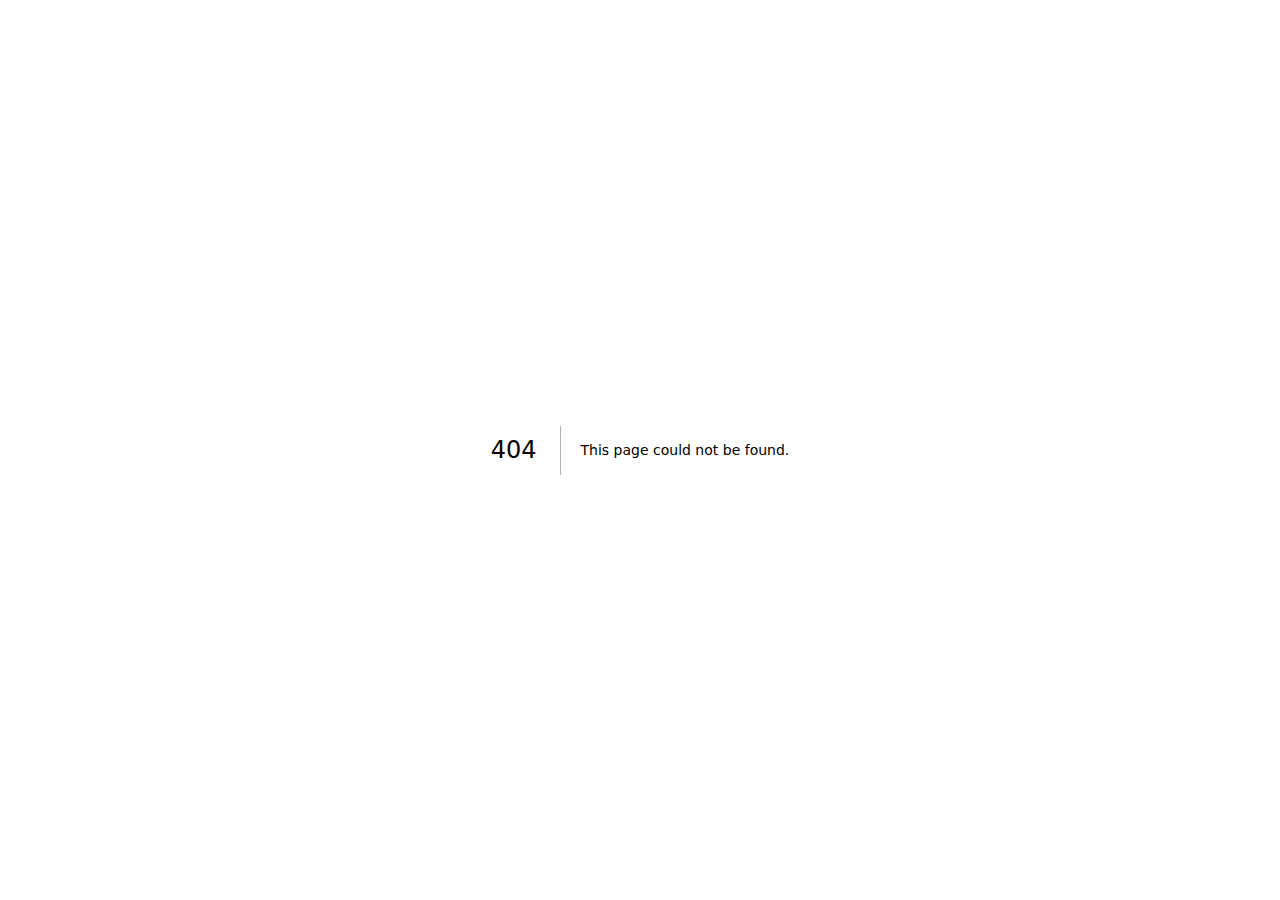
<file: 404/index.html>
<!DOCTYPE html><!--hj31Hs2Hq1yzUVu9XBABa--><html lang="ja"><head><meta charSet="utf-8"/><meta name="viewport" content="width=device-width, initial-scale=1"/><link rel="stylesheet" href="/_next/static/css/d27a22096a7d4c83.css" data-precedence="next"/><link rel="preload" as="script" fetchPriority="low" href="/_next/static/chunks/webpack-4a462cecab786e93.js"/><script src="/_next/static/chunks/4bd1b696-c023c6e3521b1417.js" async=""></script><script src="/_next/static/chunks/255-102f2e5b2e3dc2ef.js" async=""></script><script src="/_next/static/chunks/main-app-e1a2ae46406c292d.js" async=""></script><script src="/_next/static/chunks/app/layout-190f11aa30aa9e34.js" async=""></script><link rel="preload" href="https://www.googletagmanager.com/gtag/js?id=G-F8DJ30800E" as="script"/><meta name="robots" content="noindex"/><title>404: This page could not be found.</title><title>Easy-α（イージーアルファ） | オンライン文書依頼・予防接種・検診予約サービス</title><meta name="description" content="LINE公式アカウントで24時間365日、文書依頼や予防接種・検診予約ができる医療手続き支援サービス。患者の利便性と病院業務効率を両立し、地域医療DXに貢献します。"/><meta property="og:title" content="Easy-α（イージーアルファ） | オンライン文書依頼・予防接種・検診予約サービス"/><meta property="og:description" content="LINE公式アカウントで24時間365日、文書依頼や予防接種・検診予約ができる医療手続き支援サービス。患者の利便性と病院業務効率を両立し、地域医療DXに貢献します。"/><meta property="og:site_name" content="Easy-α（イージーアルファ）"/><meta property="og:locale" content="ja_JP"/><meta property="og:image" content="https://easy-a.ficlab.jp/ogp.jpg"/><meta property="og:image:width" content="1200"/><meta property="og:image:height" content="630"/><meta property="og:image:alt" content="Easy-α（イージーアルファ） オンライン文書依頼・予防接種・検診予約サービス"/><meta property="og:type" content="website"/><meta name="twitter:card" content="summary_large_image"/><meta name="twitter:title" content="Easy-α（イージーアルファ） | オンライン文書依頼・予防接種・検診予約サービス"/><meta name="twitter:description" content="LINE公式アカウントで24時間365日、文書依頼や予防接種・検診予約ができる医療手続き支援サービス。患者の利便性と病院業務効率を両立し、地域医療DXに貢献します。"/><meta name="twitter:image" content="https://easy-a.ficlab.jp/ogp.jpg"/><link rel="icon" href="/favicon.png" type="image/png"/><script src="/_next/static/chunks/polyfills-42372ed130431b0a.js" noModule=""></script></head><body class="antialiased"><div hidden=""><!--$--><!--/$--></div><div style="font-family:system-ui,&quot;Segoe UI&quot;,Roboto,Helvetica,Arial,sans-serif,&quot;Apple Color Emoji&quot;,&quot;Segoe UI Emoji&quot;;height:100vh;text-align:center;display:flex;flex-direction:column;align-items:center;justify-content:center"><div><style>body{color:#000;background:#fff;margin:0}.next-error-h1{border-right:1px solid rgba(0,0,0,.3)}@media (prefers-color-scheme:dark){body{color:#fff;background:#000}.next-error-h1{border-right:1px solid rgba(255,255,255,.3)}}</style><h1 class="next-error-h1" style="display:inline-block;margin:0 20px 0 0;padding:0 23px 0 0;font-size:24px;font-weight:500;vertical-align:top;line-height:49px">404</h1><div style="display:inline-block"><h2 style="font-size:14px;font-weight:400;line-height:49px;margin:0">This page could not be found.</h2></div></div></div><!--$--><!--/$--><script src="/_next/static/chunks/webpack-4a462cecab786e93.js" id="_R_" async=""></script><script>(self.__next_f=self.__next_f||[]).push([0])</script><script>self.__next_f.push([1,"1:\"$Sreact.fragment\"\n2:I[1402,[\"177\",\"static/chunks/app/layout-190f11aa30aa9e34.js\"],\"\"]\n3:I[9766,[],\"\"]\n4:I[8924,[],\"\"]\n5:I[4431,[],\"OutletBoundary\"]\n7:I[5278,[],\"AsyncMetadataOutlet\"]\n9:I[4431,[],\"ViewportBoundary\"]\nb:I[4431,[],\"MetadataBoundary\"]\nc:\"$Sreact.suspense\"\ne:I[7150,[],\"\"]\n:HL[\"/_next/static/css/d27a22096a7d4c83.css\",\"style\"]\n"])</script><script>self.__next_f.push([1,"0:{\"P\":null,\"b\":\"hj31Hs2Hq1yzUVu9XBABa\",\"p\":\"\",\"c\":[\"\",\"_not-found\",\"\"],\"i\":false,\"f\":[[[\"\",{\"children\":[\"/_not-found\",{\"children\":[\"__PAGE__\",{}]}]},\"$undefined\",\"$undefined\",true],[\"\",[\"$\",\"$1\",\"c\",{\"children\":[[[\"$\",\"link\",\"0\",{\"rel\":\"stylesheet\",\"href\":\"/_next/static/css/d27a22096a7d4c83.css\",\"precedence\":\"next\",\"crossOrigin\":\"$undefined\",\"nonce\":\"$undefined\"}]],[\"$\",\"html\",null,{\"lang\":\"ja\",\"children\":[\"$\",\"body\",null,{\"className\":\"antialiased\",\"children\":[[[\"$\",\"$L2\",null,{\"src\":\"https://www.googletagmanager.com/gtag/js?id=G-F8DJ30800E\",\"strategy\":\"afterInteractive\"}],[\"$\",\"$L2\",null,{\"id\":\"ga4-init\",\"strategy\":\"afterInteractive\",\"children\":\"\\n                window.dataLayer = window.dataLayer || [];\\n                function gtag(){dataLayer.push(arguments);}\\n                gtag('js', new Date());\\n                gtag('config', 'G-F8DJ30800E');\\n              \"}]],[\"$\",\"$L3\",null,{\"parallelRouterKey\":\"children\",\"error\":\"$undefined\",\"errorStyles\":\"$undefined\",\"errorScripts\":\"$undefined\",\"template\":[\"$\",\"$L4\",null,{}],\"templateStyles\":\"$undefined\",\"templateScripts\":\"$undefined\",\"notFound\":\"$undefined\",\"forbidden\":\"$undefined\",\"unauthorized\":\"$undefined\"}]]}]}]]}],{\"children\":[\"/_not-found\",[\"$\",\"$1\",\"c\",{\"children\":[null,[\"$\",\"$L3\",null,{\"parallelRouterKey\":\"children\",\"error\":\"$undefined\",\"errorStyles\":\"$undefined\",\"errorScripts\":\"$undefined\",\"template\":[\"$\",\"$L4\",null,{}],\"templateStyles\":\"$undefined\",\"templateScripts\":\"$undefined\",\"notFound\":\"$undefined\",\"forbidden\":\"$undefined\",\"unauthorized\":\"$undefined\"}]]}],{\"children\":[\"__PAGE__\",[\"$\",\"$1\",\"c\",{\"children\":[[[\"$\",\"title\",null,{\"children\":\"404: This page could not be found.\"}],[\"$\",\"div\",null,{\"style\":{\"fontFamily\":\"system-ui,\\\"Segoe UI\\\",Roboto,Helvetica,Arial,sans-serif,\\\"Apple Color Emoji\\\",\\\"Segoe UI Emoji\\\"\",\"height\":\"100vh\",\"textAlign\":\"center\",\"display\":\"flex\",\"flexDirection\":\"column\",\"alignItems\":\"center\",\"justifyContent\":\"center\"},\"children\":[\"$\",\"div\",null,{\"children\":[[\"$\",\"style\",null,{\"dangerouslySetInnerHTML\":{\"__html\":\"body{color:#000;background:#fff;margin:0}.next-error-h1{border-right:1px solid rgba(0,0,0,.3)}@media (prefers-color-scheme:dark){body{color:#fff;background:#000}.next-error-h1{border-right:1px solid rgba(255,255,255,.3)}}\"}}],[\"$\",\"h1\",null,{\"className\":\"next-error-h1\",\"style\":{\"display\":\"inline-block\",\"margin\":\"0 20px 0 0\",\"padding\":\"0 23px 0 0\",\"fontSize\":24,\"fontWeight\":500,\"verticalAlign\":\"top\",\"lineHeight\":\"49px\"},\"children\":404}],[\"$\",\"div\",null,{\"style\":{\"display\":\"inline-block\"},\"children\":[\"$\",\"h2\",null,{\"style\":{\"fontSize\":14,\"fontWeight\":400,\"lineHeight\":\"49px\",\"margin\":0},\"children\":\"This page could not be found.\"}]}]]}]}]],null,[\"$\",\"$L5\",null,{\"children\":[\"$L6\",[\"$\",\"$L7\",null,{\"promise\":\"$@8\"}]]}]]}],{},null,false]},null,false]},null,false],[\"$\",\"$1\",\"h\",{\"children\":[[\"$\",\"meta\",null,{\"name\":\"robots\",\"content\":\"noindex\"}],[[\"$\",\"$L9\",null,{\"children\":\"$La\"}],null],[\"$\",\"$Lb\",null,{\"children\":[\"$\",\"div\",null,{\"hidden\":true,\"children\":[\"$\",\"$c\",null,{\"fallback\":null,\"children\":\"$Ld\"}]}]}]]}],false]],\"m\":\"$undefined\",\"G\":[\"$e\",[]],\"s\":false,\"S\":true}\n"])</script><script>self.__next_f.push([1,"a:[[\"$\",\"meta\",\"0\",{\"charSet\":\"utf-8\"}],[\"$\",\"meta\",\"1\",{\"name\":\"viewport\",\"content\":\"width=device-width, initial-scale=1\"}]]\n6:null\n"])</script><script>self.__next_f.push([1,"f:I[622,[],\"IconMark\"]\n"])</script><script>self.__next_f.push([1,"8:{\"metadata\":[[\"$\",\"title\",\"0\",{\"children\":\"Easy-α（イージーアルファ） | オンライン文書依頼・予防接種・検診予約サービス\"}],[\"$\",\"meta\",\"1\",{\"name\":\"description\",\"content\":\"LINE公式アカウントで24時間365日、文書依頼や予防接種・検診予約ができる医療手続き支援サービス。患者の利便性と病院業務効率を両立し、地域医療DXに貢献します。\"}],[\"$\",\"meta\",\"2\",{\"property\":\"og:title\",\"content\":\"Easy-α（イージーアルファ） | オンライン文書依頼・予防接種・検診予約サービス\"}],[\"$\",\"meta\",\"3\",{\"property\":\"og:description\",\"content\":\"LINE公式アカウントで24時間365日、文書依頼や予防接種・検診予約ができる医療手続き支援サービス。患者の利便性と病院業務効率を両立し、地域医療DXに貢献します。\"}],[\"$\",\"meta\",\"4\",{\"property\":\"og:site_name\",\"content\":\"Easy-α（イージーアルファ）\"}],[\"$\",\"meta\",\"5\",{\"property\":\"og:locale\",\"content\":\"ja_JP\"}],[\"$\",\"meta\",\"6\",{\"property\":\"og:image\",\"content\":\"https://easy-a.ficlab.jp/ogp.jpg\"}],[\"$\",\"meta\",\"7\",{\"property\":\"og:image:width\",\"content\":\"1200\"}],[\"$\",\"meta\",\"8\",{\"property\":\"og:image:height\",\"content\":\"630\"}],[\"$\",\"meta\",\"9\",{\"property\":\"og:image:alt\",\"content\":\"Easy-α（イージーアルファ） オンライン文書依頼・予防接種・検診予約サービス\"}],[\"$\",\"meta\",\"10\",{\"property\":\"og:type\",\"content\":\"website\"}],[\"$\",\"meta\",\"11\",{\"name\":\"twitter:card\",\"content\":\"summary_large_image\"}],[\"$\",\"meta\",\"12\",{\"name\":\"twitter:title\",\"content\":\"Easy-α（イージーアルファ） | オンライン文書依頼・予防接種・検診予約サービス\"}],[\"$\",\"meta\",\"13\",{\"name\":\"twitter:description\",\"content\":\"LINE公式アカウントで24時間365日、文書依頼や予防接種・検診予約ができる医療手続き支援サービス。患者の利便性と病院業務効率を両立し、地域医療DXに貢献します。\"}],[\"$\",\"meta\",\"14\",{\"name\":\"twitter:image\",\"content\":\"https://easy-a.ficlab.jp/ogp.jpg\"}],[\"$\",\"link\",\"15\",{\"rel\":\"icon\",\"href\":\"/favicon.png\",\"type\":\"image/png\"}],[\"$\",\"$Lf\",\"16\",{}]],\"error\":null,\"digest\":\"$undefined\"}\n"])</script><script>self.__next_f.push([1,"d:\"$8:metadata\"\n"])</script></body></html>
</file>
<file: _next/static/css/d27a22096a7d4c83.css>
*,:after,:before{--tw-border-spacing-x:0;--tw-border-spacing-y:0;--tw-translate-x:0;--tw-translate-y:0;--tw-rotate:0;--tw-skew-x:0;--tw-skew-y:0;--tw-scale-x:1;--tw-scale-y:1;--tw-pan-x: ;--tw-pan-y: ;--tw-pinch-zoom: ;--tw-scroll-snap-strictness:proximity;--tw-gradient-from-position: ;--tw-gradient-via-position: ;--tw-gradient-to-position: ;--tw-ordinal: ;--tw-slashed-zero: ;--tw-numeric-figure: ;--tw-numeric-spacing: ;--tw-numeric-fraction: ;--tw-ring-inset: ;--tw-ring-offset-width:0px;--tw-ring-offset-color:#fff;--tw-ring-color:rgb(59 130 246/0.5);--tw-ring-offset-shadow:0 0 #0000;--tw-ring-shadow:0 0 #0000;--tw-shadow:0 0 #0000;--tw-shadow-colored:0 0 #0000;--tw-blur: ;--tw-brightness: ;--tw-contrast: ;--tw-grayscale: ;--tw-hue-rotate: ;--tw-invert: ;--tw-saturate: ;--tw-sepia: ;--tw-drop-shadow: ;--tw-backdrop-blur: ;--tw-backdrop-brightness: ;--tw-backdrop-contrast: ;--tw-backdrop-grayscale: ;--tw-backdrop-hue-rotate: ;--tw-backdrop-invert: ;--tw-backdrop-opacity: ;--tw-backdrop-saturate: ;--tw-backdrop-sepia: ;--tw-contain-size: ;--tw-contain-layout: ;--tw-contain-paint: ;--tw-contain-style: }::backdrop{--tw-border-spacing-x:0;--tw-border-spacing-y:0;--tw-translate-x:0;--tw-translate-y:0;--tw-rotate:0;--tw-skew-x:0;--tw-skew-y:0;--tw-scale-x:1;--tw-scale-y:1;--tw-pan-x: ;--tw-pan-y: ;--tw-pinch-zoom: ;--tw-scroll-snap-strictness:proximity;--tw-gradient-from-position: ;--tw-gradient-via-position: ;--tw-gradient-to-position: ;--tw-ordinal: ;--tw-slashed-zero: ;--tw-numeric-figure: ;--tw-numeric-spacing: ;--tw-numeric-fraction: ;--tw-ring-inset: ;--tw-ring-offset-width:0px;--tw-ring-offset-color:#fff;--tw-ring-color:rgb(59 130 246/0.5);--tw-ring-offset-shadow:0 0 #0000;--tw-ring-shadow:0 0 #0000;--tw-shadow:0 0 #0000;--tw-shadow-colored:0 0 #0000;--tw-blur: ;--tw-brightness: ;--tw-contrast: ;--tw-grayscale: ;--tw-hue-rotate: ;--tw-invert: ;--tw-saturate: ;--tw-sepia: ;--tw-drop-shadow: ;--tw-backdrop-blur: ;--tw-backdrop-brightness: ;--tw-backdrop-contrast: ;--tw-backdrop-grayscale: ;--tw-backdrop-hue-rotate: ;--tw-backdrop-invert: ;--tw-backdrop-opacity: ;--tw-backdrop-saturate: ;--tw-backdrop-sepia: ;--tw-contain-size: ;--tw-contain-layout: ;--tw-contain-paint: ;--tw-contain-style: }/*
! tailwindcss v3.4.19 | MIT License | https://tailwindcss.com
*/*,:after,:before{box-sizing:border-box;border:0 solid #e5e7eb}:after,:before{--tw-content:""}:host,html{line-height:1.5;-webkit-text-size-adjust:100%;-moz-tab-size:4;-o-tab-size:4;tab-size:4;font-family:ui-sans-serif,system-ui,sans-serif,Apple Color Emoji,Segoe UI Emoji,Segoe UI Symbol,Noto Color Emoji;font-feature-settings:normal;font-variation-settings:normal;-webkit-tap-highlight-color:transparent}body{margin:0;line-height:inherit}hr{height:0;color:inherit;border-top-width:1px}abbr:where([title]){-webkit-text-decoration:underline dotted;text-decoration:underline dotted}h1,h2,h3,h4,h5,h6{font-size:inherit;font-weight:inherit}a{text-decoration:inherit}b,strong{font-weight:bolder}code,kbd,pre,samp{font-family:ui-monospace,SFMono-Regular,Menlo,Monaco,Consolas,Liberation Mono,Courier New,monospace;font-feature-settings:normal;font-variation-settings:normal;font-size:1em}small{font-size:80%}sub,sup{font-size:75%;line-height:0;position:relative;vertical-align:baseline}sub{bottom:-.25em}sup{top:-.5em}table{text-indent:0;border-color:inherit;border-collapse:collapse}button,input,optgroup,select,textarea{font-family:inherit;font-feature-settings:inherit;font-variation-settings:inherit;font-size:100%;font-weight:inherit;line-height:inherit;letter-spacing:inherit;color:inherit;margin:0;padding:0}button,select{text-transform:none}button,input:where([type=button]),input:where([type=reset]),input:where([type=submit]){-webkit-appearance:button;background-color:transparent;background-image:none}:-moz-focusring{outline:auto}:-moz-ui-invalid{box-shadow:none}progress{vertical-align:baseline}::-webkit-inner-spin-button,::-webkit-outer-spin-button{height:auto}[type=search]{-webkit-appearance:textfield;outline-offset:-2px}::-webkit-search-decoration{-webkit-appearance:none}::-webkit-file-upload-button{-webkit-appearance:button;font:inherit}summary{display:list-item}blockquote,dd,dl,figure,h1,h2,h3,h4,h5,h6,hr,p,pre{margin:0}fieldset{margin:0}fieldset,legend{padding:0}menu,ol,ul{list-style:none;margin:0;padding:0}dialog{padding:0}textarea{resize:vertical}input::-moz-placeholder,textarea::-moz-placeholder{opacity:1;color:#9ca3af}input::placeholder,textarea::placeholder{opacity:1;color:#9ca3af}[role=button],button{cursor:pointer}:disabled{cursor:default}audio,canvas,embed,iframe,img,object,svg,video{display:block;vertical-align:middle}img,video{max-width:100%;height:auto}[hidden]:where(:not([hidden=until-found])){display:none}.absolute{position:absolute}.relative{position:relative}.sticky{position:sticky}.-inset-4{inset:-1rem}.top-0{top:0}.-z-10{z-index:-10}.z-50{z-index:50}.mx-auto{margin-left:auto;margin-right:auto}.mb-8{margin-bottom:2rem}.mt-3{margin-top:.75rem}.mt-4{margin-top:1rem}.mt-6{margin-top:1.5rem}.mt-7{margin-top:1.75rem}.block{display:block}.flex{display:flex}.inline-flex{display:inline-flex}.grid{display:grid}.hidden{display:none}.h-16{height:4rem}.h-auto{height:auto}.w-full{width:100%}.max-w-2xl{max-width:42rem}.max-w-3xl{max-width:48rem}.max-w-4xl{max-width:56rem}.cursor-pointer{cursor:pointer}.scroll-mt-24{scroll-margin-top:6rem}.list-none{list-style-type:none}.flex-wrap{flex-wrap:wrap}.items-center{align-items:center}.justify-center{justify-content:center}.justify-between{justify-content:space-between}.gap-10{gap:2.5rem}.gap-3{gap:.75rem}.gap-5{gap:1.25rem}.gap-6{gap:1.5rem}.gap-8{gap:2rem}.gap-x-5{-moz-column-gap:1.25rem;column-gap:1.25rem}.gap-y-1{row-gap:.25rem}.space-y-3>:not([hidden])~:not([hidden]){--tw-space-y-reverse:0;margin-top:calc(.75rem * calc(1 - var(--tw-space-y-reverse)));margin-bottom:calc(.75rem * var(--tw-space-y-reverse))}.space-y-4>:not([hidden])~:not([hidden]){--tw-space-y-reverse:0;margin-top:calc(1rem * calc(1 - var(--tw-space-y-reverse)));margin-bottom:calc(1rem * var(--tw-space-y-reverse))}.space-y-6>:not([hidden])~:not([hidden]){--tw-space-y-reverse:0;margin-top:calc(1.5rem * calc(1 - var(--tw-space-y-reverse)));margin-bottom:calc(1.5rem * var(--tw-space-y-reverse))}.overflow-hidden{overflow:hidden}.rounded-2xl{border-radius:1rem}.rounded-3xl{border-radius:1.5rem}.rounded-full{border-radius:9999px}.rounded-xl{border-radius:.75rem}.border{border-width:1px}.border-b{border-bottom-width:1px}.border-t{border-top-width:1px}.border-mint-100{--tw-border-opacity:1;border-color:rgb(230 247 238/var(--tw-border-opacity,1))}.border-mint-200{--tw-border-opacity:1;border-color:rgb(196 235 214/var(--tw-border-opacity,1))}.border-mint-200\/70{border-color:rgb(196 235 214/.7)}.border-mint-200\/80{border-color:rgb(196 235 214/.8)}.border-mint-300{--tw-border-opacity:1;border-color:rgb(147 216 180/var(--tw-border-opacity,1))}.bg-mint-50{--tw-bg-opacity:1;background-color:rgb(243 251 247/var(--tw-bg-opacity,1))}.bg-mint-50\/80{background-color:rgb(243 251 247/.8)}.bg-mint-900{--tw-bg-opacity:1;background-color:rgb(31 79 58/var(--tw-bg-opacity,1))}.bg-white{--tw-bg-opacity:1;background-color:rgb(255 255 255/var(--tw-bg-opacity,1))}.bg-white\/70{background-color:rgb(255 255 255/.7)}.bg-white\/85{background-color:rgb(255 255 255/.85)}.bg-white\/90{background-color:rgb(255 255 255/.9)}.bg-gradient-to-br{background-image:linear-gradient(to bottom right,var(--tw-gradient-stops))}.bg-gradient-to-r{background-image:linear-gradient(to right,var(--tw-gradient-stops))}.from-mint-100\/80{--tw-gradient-from:rgb(230 247 238/0.8) var(--tw-gradient-from-position);--tw-gradient-to:rgb(230 247 238/0) var(--tw-gradient-to-position);--tw-gradient-stops:var(--tw-gradient-from),var(--tw-gradient-to)}.from-mint-200\/50{--tw-gradient-from:rgb(196 235 214/0.5) var(--tw-gradient-from-position);--tw-gradient-to:rgb(196 235 214/0) var(--tw-gradient-to-position);--tw-gradient-stops:var(--tw-gradient-from),var(--tw-gradient-to)}.via-white\/40{--tw-gradient-to:rgb(255 255 255/0) var(--tw-gradient-to-position);--tw-gradient-stops:var(--tw-gradient-from),rgb(255 255 255/0.4) var(--tw-gradient-via-position),var(--tw-gradient-to)}.to-mint-100\/40{--tw-gradient-to:rgb(230 247 238/0.4) var(--tw-gradient-to-position)}.to-white\/90{--tw-gradient-to:rgb(255 255 255/0.9) var(--tw-gradient-to-position)}.p-5{padding:1.25rem}.p-6{padding:1.5rem}.p-8{padding:2rem}.px-4{padding-left:1rem;padding-right:1rem}.px-6{padding-left:1.5rem;padding-right:1.5rem}.py-10{padding-top:2.5rem;padding-bottom:2.5rem}.py-12{padding-top:3rem;padding-bottom:3rem}.py-2{padding-top:.5rem;padding-bottom:.5rem}.py-3{padding-top:.75rem;padding-bottom:.75rem}.pb-12{padding-bottom:3rem}.pt-14{padding-top:3.5rem}.text-center{text-align:center}.text-2xl{font-size:1.5rem;line-height:2rem}.text-3xl{font-size:1.875rem;line-height:2.25rem}.text-base{font-size:1rem;line-height:1.5rem}.text-lg{font-size:1.125rem;line-height:1.75rem}.text-sm{font-size:.875rem;line-height:1.25rem}.text-xs{font-size:.75rem;line-height:1rem}.font-black{font-weight:900}.font-bold{font-weight:700}.leading-7{line-height:1.75rem}.leading-tight{line-height:1.25}.tracking-\[0\.12em\]{letter-spacing:.12em}.tracking-wide{letter-spacing:.025em}.text-mint-100{--tw-text-opacity:1;color:rgb(230 247 238/var(--tw-text-opacity,1))}.text-mint-200{--tw-text-opacity:1;color:rgb(196 235 214/var(--tw-text-opacity,1))}.text-mint-50{--tw-text-opacity:1;color:rgb(243 251 247/var(--tw-text-opacity,1))}.text-mint-700{--tw-text-opacity:1;color:rgb(47 116 85/var(--tw-text-opacity,1))}.text-mint-900{--tw-text-opacity:1;color:rgb(31 79 58/var(--tw-text-opacity,1))}.text-slate-500{--tw-text-opacity:1;color:rgb(100 116 139/var(--tw-text-opacity,1))}.text-slate-600{--tw-text-opacity:1;color:rgb(71 85 105/var(--tw-text-opacity,1))}.text-slate-700{--tw-text-opacity:1;color:rgb(51 65 85/var(--tw-text-opacity,1))}.text-white{--tw-text-opacity:1;color:rgb(255 255 255/var(--tw-text-opacity,1))}.antialiased{-webkit-font-smoothing:antialiased;-moz-osx-font-smoothing:grayscale}.shadow-card{--tw-shadow:0 16px 40px -20px rgba(33,92,68,0.35);--tw-shadow-colored:0 16px 40px -20px var(--tw-shadow-color);box-shadow:var(--tw-ring-offset-shadow,0 0 #0000),var(--tw-ring-shadow,0 0 #0000),var(--tw-shadow)}.blur-xl{--tw-blur:blur(24px);filter:var(--tw-blur) var(--tw-brightness) var(--tw-contrast) var(--tw-grayscale) var(--tw-hue-rotate) var(--tw-invert) var(--tw-saturate) var(--tw-sepia) var(--tw-drop-shadow)}.backdrop-blur{--tw-backdrop-blur:blur(8px);backdrop-filter:var(--tw-backdrop-blur) var(--tw-backdrop-brightness) var(--tw-backdrop-contrast) var(--tw-backdrop-grayscale) var(--tw-backdrop-hue-rotate) var(--tw-backdrop-invert) var(--tw-backdrop-opacity) var(--tw-backdrop-saturate) var(--tw-backdrop-sepia)}.transition{transition-property:color,background-color,border-color,text-decoration-color,fill,stroke,opacity,box-shadow,transform,filter,backdrop-filter;transition-timing-function:cubic-bezier(.4,0,.2,1);transition-duration:.15s}:root{--bg-start:#f7fcf9;--bg-mid:#edf9f2;--bg-end:#def1e5;--text-main:#153126;--text-sub:#406353}*{box-sizing:border-box}body,html{margin:0;padding:0}html{scroll-behavior:smooth}body{min-height:100vh;color:var(--text-main);background:radial-gradient(circle at 20% 15%,rgba(176,228,199,.35),transparent 38%),radial-gradient(circle at 85% 75%,rgba(118,196,156,.25),transparent 34%),linear-gradient(165deg,var(--bg-start),var(--bg-mid) 55%,var(--bg-end));font-family:Hiragino Kaku Gothic ProN,Yu Gothic,Meiryo,Noto Sans JP,sans-serif}a{color:inherit;text-decoration:none}.section-container{margin-left:auto;margin-right:auto;width:100%;max-width:72rem;padding-left:1.25rem;padding-right:1.25rem}@media (min-width:640px){.section-container{padding-left:2rem;padding-right:2rem}}.hover\:-translate-y-1:hover{--tw-translate-y:-0.25rem;transform:translate(var(--tw-translate-x),var(--tw-translate-y)) rotate(var(--tw-rotate)) skewX(var(--tw-skew-x)) skewY(var(--tw-skew-y)) scaleX(var(--tw-scale-x)) scaleY(var(--tw-scale-y))}.hover\:bg-mint-100:hover{--tw-bg-opacity:1;background-color:rgb(230 247 238/var(--tw-bg-opacity,1))}.hover\:bg-mint-50:hover{--tw-bg-opacity:1;background-color:rgb(243 251 247/var(--tw-bg-opacity,1))}.hover\:bg-white\/10:hover{background-color:rgb(255 255 255/.1)}.hover\:text-mint-700:hover{--tw-text-opacity:1;color:rgb(47 116 85/var(--tw-text-opacity,1))}.hover\:underline:hover{text-decoration-line:underline}@media (min-width:640px){.sm\:grid-cols-2{grid-template-columns:repeat(2,minmax(0,1fr))}.sm\:p-10{padding:2.5rem}.sm\:px-10{padding-left:2.5rem;padding-right:2.5rem}.sm\:py-12{padding-top:3rem;padding-bottom:3rem}.sm\:py-16{padding-top:4rem}.sm\:pb-16,.sm\:py-16{padding-bottom:4rem}.sm\:pt-20{padding-top:5rem}.sm\:text-3xl{font-size:1.875rem;line-height:2.25rem}.sm\:text-5xl{font-size:3rem;line-height:1}.sm\:text-base{font-size:1rem;line-height:1.5rem}.sm\:text-lg{font-size:1.125rem;line-height:1.75rem}.sm\:text-sm{font-size:.875rem;line-height:1.25rem}}@media (min-width:768px){.md\:flex{display:flex}.md\:grid-cols-2{grid-template-columns:repeat(2,minmax(0,1fr))}.md\:grid-cols-3{grid-template-columns:repeat(3,minmax(0,1fr))}.md\:items-start{align-items:flex-start}.md\:justify-end{justify-content:flex-end}.md\:text-right{text-align:right}}@media (min-width:1024px){.lg\:grid-cols-\[1\.1fr_0\.9fr\]{grid-template-columns:1.1fr .9fr}}
</file>
